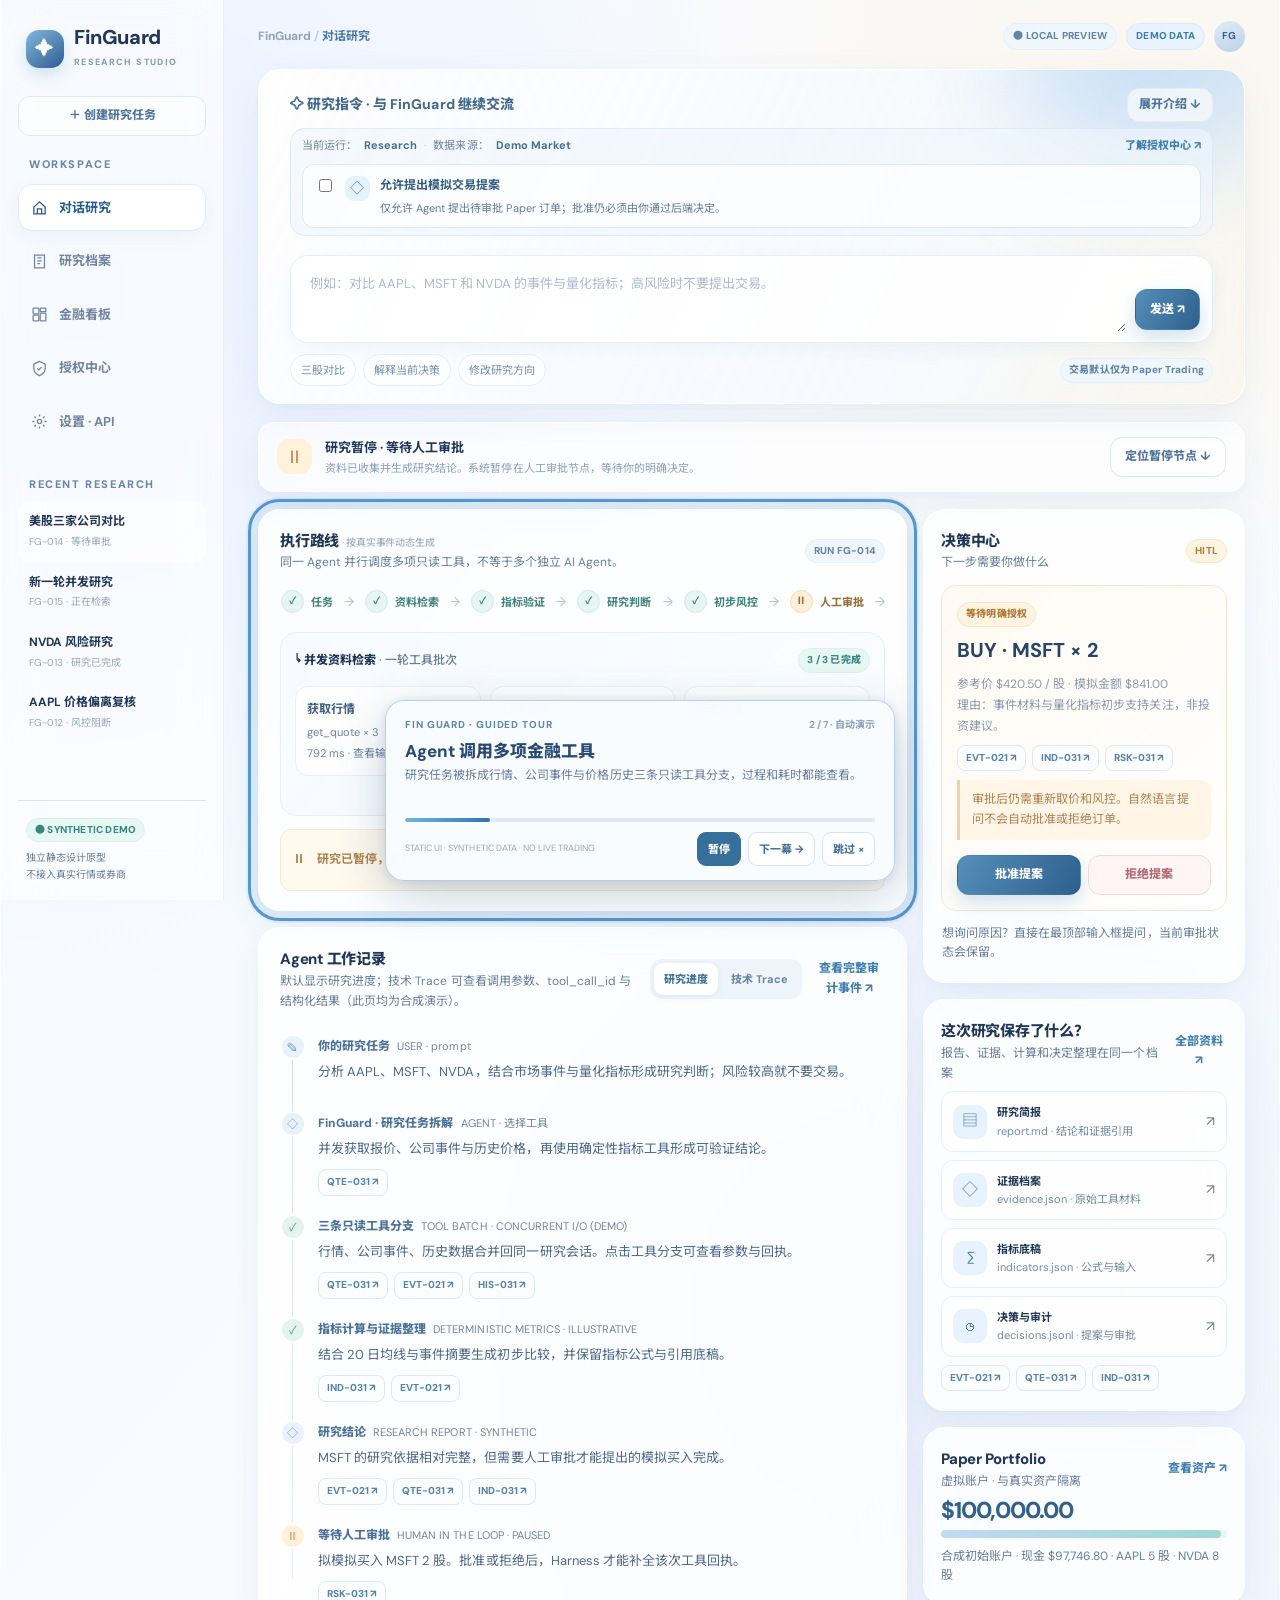
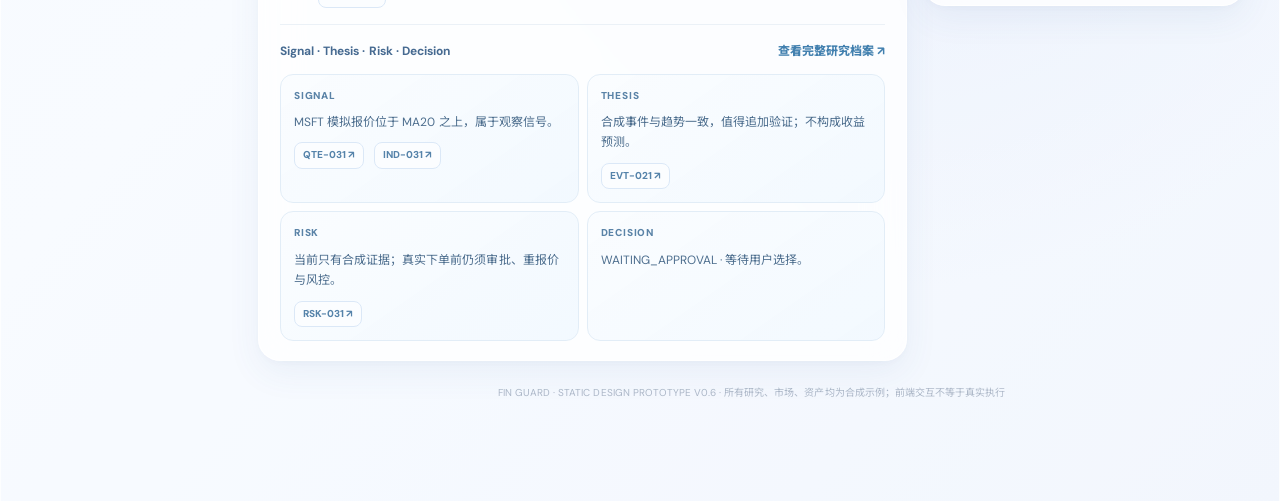
<file: docs/index.html>
<!DOCTYPE html>

<html lang="zh-CN">
<head>
<meta charset="utf-8"/><meta content="width=device-width,initial-scale=1" name="viewport"/>
<title>FinGuard Research Studio v0.6 · Research / Authorization</title>
<style>
@import url('https://fonts.googleapis.com/css2?family=DM+Sans:wght@400;500;600;700;800&family=Noto+Sans+SC:wght@400;500;600;700;800&display=swap');
:root{--ink:#203858;--muted:#8392aa;--mid:#596f8e;--blue:#407da9;--navy:#214c79;--mint:#368d81;--danger:#bf6876;--orange:#c18c4e;--line:rgba(139,162,195,.21);--paper:rgba(255,255,255,.77);--panel:rgba(255,255,255,.69);--shadow:0 12px 34px rgba(55,96,154,.07),0 3px 8px rgba(73,104,139,.027);--radius:22px}
*{box-sizing:border-box}html{scroll-behavior:smooth}body{margin:0;min-height:100vh;background:radial-gradient(circle at 6% 14%,#e2ecff 0,transparent 32%),radial-gradient(circle at 90% 4%,#fef5e5 0,transparent 27%),radial-gradient(circle at 70% 62%,#e2eafa 0,transparent 37%),linear-gradient(130deg,#f4f8ff,#f8fbff 52%,#eff4fc);color:var(--ink);font:14px/1.65 'DM Sans','Noto Sans SC',sans-serif;letter-spacing:.03px}button,input,textarea,select{font:inherit}button{cursor:pointer}button:disabled{opacity:.55;cursor:not-allowed}button:focus-visible,input:focus-visible,textarea:focus-visible,select:focus-visible{outline:3px solid #82b6e6;outline-offset:2px}
a{color:inherit;text-decoration:none}.hidden{display:none!important}.app{min-height:100vh;display:flex;max-width:1900px;margin:auto;border-inline:1px solid rgba(255,255,255,.8);background:rgba(247,250,255,.36);box-shadow:0 0 90px rgba(102,147,199,.075)}.side{width:223px;min-width:223px;background:rgba(255,255,255,.58);border-right:1px solid rgba(166,189,215,.21);padding:26px 17px 17px;display:flex;flex-direction:column;position:sticky;top:0;height:100vh;backdrop-filter:blur(22px);z-index:20}.brand{display:flex;align-items:center;gap:10px;padding:0 8px 24px}.brandicon{height:38px;width:38px;display:grid;place-items:center;border-radius:13px;color:#fff;background:linear-gradient(140deg,#83b7dd,#2e5d91);box-shadow:0 7px 16px #8fb6d45e;font-size:19px}.brandname{font-weight:800;letter-spacing:-.4px;font-size:20px;line-height:1.15}.brand small{font-size:9px;letter-spacing:1.35px;color:#859bb4;font-weight:800}.eyebrow{font-size:10px;color:#9aaac0;letter-spacing:1.6px;font-weight:800;text-transform:uppercase}.navsection{margin:19px 11px 8px}.navitem{display:flex;align-items:center;gap:11px;border:1px solid transparent;color:#7185a0;padding:12px;border-radius:14px;width:100%;background:transparent;text-align:left;margin:3px 0;font-weight:700;font-size:13px}.navitem svg{width:17px;height:17px;stroke:currentColor;flex-shrink:0}.navitem.active{background:rgba(255,255,255,.92);border-color:#dfebf8;color:#285b8d;box-shadow:0 5px 17px #6e9cc515}.navitem:hover{background:#fff9}.runitem{display:block;width:100%;text-align:left;border:0;background:transparent;border-radius:12px;padding:11px;color:var(--ink)}.runitem b{font-size:12px;display:block}.runitem span{display:block;font-size:10px;color:#98a7ba;margin-top:2px}.runitem.active,.runitem:hover{background:#fff9}.sidebottom{margin-top:auto;border-top:1px solid #d8e5f1;padding:16px 8px 0}.chip{display:inline-flex;align-items:center;gap:5px;padding:4px 9px;border-radius:999px;font-size:10px;font-weight:800;letter-spacing:.2px;background:#eff6fc;color:#6384a6;border:1px solid #e5f0fa}.chip.teal{background:#e7f7f1;color:#38867f;border-color:#dcf0e9}.chip.orange{background:#fff3e2;color:#af7b39;border-color:#fae6c9}.chip.red{background:#fff0f1;color:#ba6c73;border-color:#f4dddf}.chip.blue{background:#e8f3ff;color:#3c7daa;border-color:#daeaf8}.chip.tiny{font-size:9px;padding:3px 8px}.sidebottom .muted{font-size:10px;margin-top:8px}.main{min-width:0;flex:1;padding:0 34px 75px}.topbar{display:flex;align-items:center;justify-content:space-between;padding:21px 0 17px}.crumb{color:#91a4b9;font-size:12px;font-weight:700}.crumb strong{color:#4979a6}.topright{display:flex;align-items:center;gap:9px}.avatar{width:31px;height:31px;border-radius:50%;display:grid;place-items:center;background:linear-gradient(160deg,#deedf8,#bed1e9);color:#42618c;font-size:10px;font-weight:800}.content{max-width:1470px;margin:0 auto}.panel{background:var(--paper);border:1px solid rgba(255,255,255,.95);box-shadow:var(--shadow);border-radius:var(--radius);backdrop-filter:blur(20px)}.page{display:none}.page.active{display:block}.between{display:flex;align-items:center;justify-content:space-between;gap:12px}.muted{color:var(--muted)}.small{font-size:12px}.xsmall{font-size:11px}.h1{font-size:29px;font-weight:800;letter-spacing:-1px;line-height:1.38;margin:7px 0 6px}.subhead{font-size:13px;color:#8b9bb2}.heading{font-size:15px;font-weight:800;letter-spacing:-.23px}.headline{font-size:18px;font-weight:800;line-height:1.5}.btn{border:1px solid #dce8f4;background:#fff9;color:#50769d;display:inline-flex;align-items:center;justify-content:center;gap:7px;padding:9px 14px;border-radius:12px;font-weight:800;font-size:12px;min-height:37px;white-space:nowrap}.btn:hover{background:#f6fbff;transform:translateY(-1px)}.btn.primary{color:white;background:linear-gradient(120deg,#568fb9,#2d608d);border-color:transparent;box-shadow:0 8px 18px #4b8db53f}.btn.primary:hover{filter:brightness(1.05)}.btn.danger{background:#fff5f4;color:#b46b74;border-color:#f1d9d9}.btn.ghost{border:0;background:transparent}.btn.flat{background:#edf5fc}.btn:active{transform:translateY(0)}.iconbtn{border:0;background:transparent;color:#7e97b0;font-size:17px;padding:4px 7px}.link{border:0;padding:0;background:none;color:#4280af;font-weight:800;font-size:12px;cursor:pointer}.link:hover{text-decoration:underline}.tagline{font-size:10px;color:#6191bd;letter-spacing:1.45px;font-weight:800}.hero{position:relative;padding:29px 31px 26px;overflow:hidden;background:linear-gradient(115deg,rgba(255,255,255,.92),rgba(245,249,255,.76) 65%,rgba(248,245,235,.73))}.hero:after{content:"";position:absolute;width:290px;height:210px;right:-60px;top:-120px;background:#b9d7f6b9;filter:blur(55px);border-radius:50%;pointer-events:none}.hero>*{position:relative;z-index:1}.compose{display:flex;align-items:stretch;gap:9px;background:rgba(255,255,255,.87);padding:10px;border-radius:18px;border:1px solid #e5eef9;box-shadow:0 6px 17px rgba(75,111,150,.055);margin:19px 0 11px}.compose textarea{min-height:66px;max-height:180px;resize:vertical;border:0;outline:0;background:transparent;color:var(--ink);width:100%;padding:7px 9px;line-height:1.65;font-size:13px}.compose textarea::placeholder{color:#acbad0}.compose .btn{align-self:flex-end;min-height:41px;margin:0 2px 2px 0;border-radius:12px}.quick{display:flex;gap:7px;flex-wrap:wrap}.quick button{padding:6px 10px;border-radius:999px;border:1px solid #e6edf7;background:#ffffff80;color:#7590ab;font-size:11px;cursor:pointer}.quick button:hover{background:#fff;color:#3c6f9a}.statusbar{display:flex;align-items:center;gap:13px;background:rgba(255,255,255,.66);border:1px solid #ffffffbd;padding:13px 18px;border-radius:16px;margin:18px 0 17px;box-shadow:var(--shadow)}.statusicon{width:35px;height:35px;border-radius:12px;background:#fff1da;color:#b9833f;display:grid;place-items:center;font-size:17px;flex-shrink:0}.statusicon.ok{background:#e2f4ed;color:#438a72}.statusicon.run{background:#e5f0ff;color:#5288bc}.statusicon.no{background:#fff0ee;color:#bb7373}.statusbar .text{flex:1;min-width:0}.statusbar .text b{font-size:13px}.statusbar .text small{color:#8ea1b7;font-size:11px;display:block}.workgrid{display:grid;grid-template-columns:minmax(0,1fr) 322px;gap:16px;align-items:start}.stack{display:flex;flex-direction:column;gap:16px;min-width:0}.cardpad{padding:19px 21px}.stageflow{display:flex;align-items:center;gap:4px;overflow-x:auto;scrollbar-width:thin;padding:17px 1px 12px}.stage{display:flex;align-items:center;gap:7px;white-space:nowrap;min-width:max-content;flex-shrink:0;color:#a0afbf;font-size:11px;font-weight:750}.stage .num{border-radius:50%;height:23px;width:23px;display:grid;place-items:center;border:1px solid #d9e5ef;background:#f5f9fd;font-size:10px}.stage.done{color:#43857f}.stage.done .num{background:#e6f5f1;border-color:#cfebe1;color:#3f8d7b}.stage.now{color:#986e35}.stage.now .num{background:#fff0d9;border-color:#f0dcbd}.arr{padding:0 7px;color:#afc1d4;font-size:13px}.lane{border:1px solid #e7edf5;border-radius:17px;background:linear-gradient(125deg,#f6faffdd,#f8fbffba);padding:15px 14px 14px;margin-top:7px}.lanehead{display:flex;justify-content:space-between;align-items:center;gap:8px;font-size:12px;font-weight:800}.branchgrid{display:grid;grid-template-columns:repeat(3,minmax(0,1fr));gap:9px;margin-top:13px}.branch{background:#ffffffcb;border:1px solid #e8eff9;text-align:left;border-radius:13px;padding:12px 11px;min-height:90px;color:#405f82;transition:.17s}.branch:hover{box-shadow:0 9px 19px rgba(90,129,170,.1);transform:translateY(-2px)}.branch b{font-size:12px;display:block}.branch span{font-size:10px;color:#94a6bb;display:block;margin-top:4px;line-height:1.5}.branch .state{float:right;color:#4e9985;font-size:13px}.branch.wait .state{color:#ba934b}.lanefoot{text-align:center;color:#97aabd;font-size:10px;margin-top:9px}.pause-strip{margin-top:13px;border:1px solid #f5e8d1;background:#fff8ebcf;color:#ac834d;display:flex;align-items:center;justify-content:space-between;gap:10px;padding:10px 12px;border-radius:11px;font-size:11px;font-weight:700}.feed{position:relative;padding-top:5px}.feed:before{position:absolute;top:27px;bottom:29px;left:12px;width:1px;background:linear-gradient(#cfe1f0,#e7eff7);content:""}.event{display:flex;align-items:flex-start;gap:12px;margin:18px 0;position:relative}.event:last-child{margin-bottom:3px}.dot{height:26px;width:26px;flex-shrink:0;display:grid;place-items:center;color:#6194bd;background:#e9f2fc;border:2px solid #fff;border-radius:50%;font-size:11px;position:relative;z-index:1}.dot.done{background:#e4f3ed;color:#539b86}.dot.wait{background:#fff0d9;color:#bb8d55}.dot.no{background:#fdecec;color:#bd6e7a}.bubble{flex:1;min-width:0}.eventtitle{font-weight:800;color:#4b729a;font-size:12px}.eventmeta{font-size:10px;color:#9baac0;margin-left:7px}.eventp{font-size:12px;color:#667c98;margin:3px 0 9px}.evidences{display:flex;gap:6px;flex-wrap:wrap;margin-top:8px}.ref{border:1px solid #dbe8f7;background:#fbfdff;color:#5583aa;font-size:10px;font-weight:800;padding:4px 8px;border-radius:8px;cursor:pointer}.ref:hover{border-color:#a6c9e5;background:#eff7ff}.quietbox{background:#f0f6fd;border-left:3px solid #b8d0ed;border-radius:0 10px 10px 0;padding:10px 12px;font-size:11px;color:#7089a4;margin-top:9px}.quietbox.warm{background:#fff6e8;border-color:#edd4a6;color:#ad8351}.rightcard{padding:19px 17px}.approval{border:1px solid #f3e5d0;background:linear-gradient(135deg,#fff9f0d9,#ffffffea);border-radius:15px;padding:15px;margin-top:12px}.approval h3{font-size:20px;margin:7px 0;color:#274568}.approval .desc{font-size:11px;color:#8a9ab0;line-height:1.75}.approval .actions{display:flex;gap:7px;margin-top:15px}.approval .actions .btn{flex:1}.sidefile{display:flex;align-items:center;gap:10px;padding:11px;border:1px solid #e8eef6;border-radius:12px;background:#fff9;margin-top:8px;text-align:left;width:100%;color:var(--ink)}.sidefile:hover{border-color:#b2d1e9;background:#fff}.fileicon{width:34px;height:34px;border-radius:10px;background:#e8f2fd;display:grid;place-items:center;color:#5186ac;font-size:16px;flex-shrink:0}.sidefile b{display:block;font-size:11px}.sidefile small{display:block;color:#a2b1c1;font-size:10px}.portfolio-num{font-size:23px;font-weight:800;letter-spacing:-1px;color:#2f618a}.bar{height:8px;background:#ecf4fb;border-radius:30px;overflow:hidden}.bar>span{display:block;height:100%;background:linear-gradient(90deg,#c1d9f3,#9fd7d1);border-radius:30px}.prompt-panel{display:none;margin:14px 0 4px;padding:13px;border:1px solid #f0dcbd;background:#fff7e8;border-radius:13px;color:#8f6d40;font-size:11px}.prompt-panel.show{display:block}.mini-actions{display:flex;gap:8px;margin-top:10px;flex-wrap:wrap}.dossier-layout{display:grid;grid-template-columns:235px minmax(0,1fr) 280px;gap:16px;align-items:start;margin-top:18px}.doc-list{padding:14px}.docrow{border:1px solid transparent;border-radius:13px;background:transparent;width:100%;text-align:left;padding:12px;color:#4c6d92;margin-top:8px}.docrow.active{border-color:#e2edf9;background:#fff}.docrow:hover{background:#fff}.docrow b{font-size:12px;display:block}.docrow small{font-size:10px;color:#9aaabd}.report{padding:29px}.report h2{font-size:23px;letter-spacing:-.6px;margin:8px 0 10px}.report h3{font-size:14px;margin:21px 0 8px}.report p{font-size:12px;line-height:1.9;color:#647b97}.takeaway{background:linear-gradient(115deg,#eff6fe,#f8fbff);padding:17px;border:1px solid #e8f1fb;border-radius:14px}.claim{margin-top:13px;border-bottom:1px solid #edf1f6;padding-bottom:11px}.claim p{margin:0 0 8px}.source-card{display:block;width:100%;border:1px solid #e5eef7;background:#ffffffc2;border-radius:13px;padding:12px;margin-top:9px;text-align:left;color:#537399}.source-card:hover{background:#fff;border-color:#b3d4ed}.source-card b{font-size:11px;display:block}.source-card small{font-size:10px;color:#96a6bb}.docshelf{padding:17px}.artifact{display:flex;align-items:center;justify-content:space-between;padding:11px 0;border-bottom:1px solid #ecf1f8;gap:8px}.artifact:last-child{border:0}.artifact b{font-size:11px}.artifact small{font-size:10px;color:#9caec3;display:block}.dashboard-top{display:grid;grid-template-columns:repeat(4,minmax(0,1fr));gap:13px;margin-top:20px}.stat{padding:18px 20px}.stat small{font-size:11px;color:#8ea0b7}.stat b{font-size:25px;letter-spacing:-.7px;display:block;margin-top:4px}.stat em{font-style:normal;font-size:10px;color:#86a2b3}.dashgrid{display:grid;grid-template-columns:minmax(0,1.7fr) minmax(270px,.85fr);gap:16px;align-items:start;margin-top:16px}.tickerbar{display:flex;gap:8px;flex-wrap:wrap}.ticker{border:1px solid #dfebf6;color:#6987a3;padding:7px 13px;background:#ffffffad;border-radius:11px;font-weight:800;font-size:11px}.ticker.active{background:#e9f3fe;color:#376e9c;border-color:#cfe3f7}.chart{width:100%;height:223px;margin:12px 0 0}.chart svg{width:100%;height:100%}.stocks{width:100%;border-collapse:collapse;margin-top:12px;font-size:12px}.stocks th{text-align:left;font-size:10px;color:#a4b1c2;font-weight:700;border-bottom:1px solid #e7eef5;padding:9px}.stocks td{padding:11px 9px;border-bottom:1px solid #edf2f7;color:#59718d}.stocks tr:last-child td{border:0}.positive{color:#398b7b!important}.negative{color:#b97577!important}.sources-spot{padding:15px;background:#f5f9fe;border-radius:13px;font-size:12px;color:#6d86a1}.notice{margin-top:16px;color:#a1aec2;font-size:10px}.footer{padding:24px 0;text-align:center;color:#adb8c8;font-size:10px}.drawer-back{position:fixed;inset:0;background:rgba(45,66,99,.28);backdrop-filter:blur(5px);z-index:50;display:none}.drawer-back.open{display:block}.drawer{position:absolute;right:0;top:0;bottom:0;width:min(490px,100vw);overflow:auto;background:linear-gradient(155deg,#f9fcff,#edf5fe);box-shadow:-25px 0 55px #34578422;padding:25px 28px}.detail-block{background:#ffffffa8;border:1px solid #e4edf7;border-radius:13px;padding:13px;margin-top:12px}.detail-block h4{margin:0 0 7px;font-size:12px}.detail-block pre{font-size:11px;line-height:1.7;color:#5f7996;white-space:pre-wrap;word-break:break-all;max-height:260px;overflow:auto;margin:0}.detail-meta{display:grid;grid-template-columns:100px minmax(0,1fr);gap:10px;font-size:12px;padding:11px 0;border-bottom:1px solid #e3eef8}.detail-meta span{color:#91a4b9}.detail-meta b{font-weight:700;overflow-wrap:anywhere}.toast{position:fixed;bottom:23px;left:50%;transform:translateX(-50%) translateY(30px);background:#335c83;color:#fff;border-radius:13px;padding:11px 19px;z-index:80;font-size:12px;box-shadow:0 16px 30px #254d7660;opacity:0;transition:opacity .2s,transform .2s;pointer-events:none}.toast.show{opacity:1;transform:translateX(-50%) translateY(0)}.mobilebar{display:none}
@media(max-width:1210px){.main{padding:0 20px 50px}.workgrid{grid-template-columns:minmax(0,1fr) 286px}.dossier-layout{grid-template-columns:200px minmax(0,1fr)}.dossier-layout>.stack:last-child{grid-column:1/-1;display:grid;grid-template-columns:repeat(2,minmax(0,1fr))}.dashgrid{grid-template-columns:1fr}}
@media(max-width:980px){.side{width:73px;min-width:73px;padding-inline:9px}.brand{padding-inline:8px}.brandname,.brand small,.side .navsection,.navitem span,.sidebottom,.side .runitem,.side #newTaskBtn span{display:none}.navitem{justify-content:center;padding:13px 9px}.navitem svg{width:19px;height:19px}.workgrid{grid-template-columns:1fr}.rightcol{display:grid;grid-template-columns:repeat(2,minmax(0,1fr));gap:14px}.rightcol>.panel:last-child{grid-column:1/-1}}
@media(max-width:670px){body{font-size:13px}.app{display:block}.side{display:none}.main{padding:0 12px 90px}.topbar{padding:13px 5px 13px}.h1{font-size:23px}.hero{padding:21px 17px}.hero .subhead{font-size:11px}.compose textarea{min-height:70px}.statusbar{align-items:flex-start;padding:12px}.statusbar .text b{font-size:12px}.statusbar .text small{font-size:10px}.workgrid,.rightcol,.dossier-layout,.dashgrid{display:block}.stack,.rightcol{display:flex;flex-direction:column;gap:13px}.workgrid>.rightcol{margin-top:13px}.dossier-layout>.panel,.dossier-layout>.stack{margin-top:13px}.dossier-layout>.stack:last-child{display:flex}.cardpad{padding:17px 15px}.branchgrid{grid-template-columns:1fr;gap:6px}.branch{min-height:54px;padding:8px 10px}.branch span{display:inline;margin-left:4px}.panel{border-radius:19px}.pause-strip{align-items:flex-start}.dashboard-top{grid-template-columns:repeat(2,minmax(0,1fr));gap:9px}.stat{padding:14px}.stat b{font-size:19px}.stocks{font-size:11px}.report{padding:20px 17px}.mobilebar{position:fixed;left:0;right:0;bottom:0;padding:9px 10px calc(9px + env(safe-area-inset-bottom));background:#fffffff0;display:flex;justify-content:space-around;z-index:30;border-top:1px solid #e2edf8;backdrop-filter:blur(18px)}.mobilebar button{border:0;background:transparent;display:flex;align-items:center;flex-direction:column;gap:1px;color:#899eb5;font-size:10px;font-weight:700}.mobilebar button.active{color:#3a78aa}.mobilebar span{font-size:20px}.footer{padding-bottom:23px}.stageflow{gap:0}.topright .chip:nth-child(1){display:none}.pause-strip .btn{padding:7px}}

/* FinGuard v0.5: configuration UX follows the original glass design. Static preview only. */
.settings-head{padding:30px 31px;margin-bottom:17px;background:linear-gradient(125deg,rgba(255,255,255,.93),rgba(239,247,255,.82) 65%,rgba(255,247,229,.64));position:relative;overflow:hidden}
.settings-head:after{content:'';position:absolute;width:270px;height:270px;border-radius:50%;filter:blur(45px);background:rgba(169,207,247,.28);right:-70px;top:-150px;pointer-events:none}
.settings-head>*{position:relative;z-index:1}
.settings-status{display:flex;flex-wrap:wrap;gap:9px;margin-top:18px}
.settings-status span{background:rgba(255,255,255,.73);border:1px solid #e4edf8;border-radius:12px;padding:8px 12px;font-size:11px;color:#7187a5;box-shadow:0 4px 12px #7fa5c50b}
.settings-status strong{color:#3b638f}
.settings-layout{display:grid;grid-template-columns:minmax(0,1.65fr) minmax(260px,1fr);gap:16px;align-items:start}
.settings-col{display:flex;flex-direction:column;gap:16px;min-width:0}
.settings-card{padding:24px;backdrop-filter:blur(22px)}
.settings-cardhead{display:flex;align-items:center;justify-content:space-between;gap:12px;margin-bottom:18px}
.settings-cardhead small{display:block;font-size:11px;color:#91a1b5;font-weight:500;margin-top:2px}
.settings-sectionlabel{font-size:10px;font-weight:800;letter-spacing:1.2px;color:#8a9db6;margin:16px 0 10px}
.setting-field{display:flex;flex-direction:column;gap:6px;margin-bottom:14px;min-width:0}
.setting-field label{font-size:12px;color:#647e9d;font-weight:750}
.setting-field input,.setting-field select{width:100%;background:rgba(255,255,255,.79);border:1px solid #dce8f5;color:#315577;border-radius:13px;padding:12px 13px;outline:none;min-height:45px;box-shadow:inset 0 1px 2px rgba(114,154,190,.025)}
.setting-field input:focus,.setting-field select:focus{border-color:#8cb6e0;box-shadow:0 0 0 3px rgba(105,162,214,.15)}
.setting-field .help{font-size:11px;color:#96a9bd;line-height:1.5}
.setting-grid{display:grid;grid-template-columns:repeat(2,minmax(0,1fr));gap:0 13px}
.setting-inputrow{display:flex;gap:8px;align-items:center}
.setting-inputrow input{min-width:0;flex:1}
.setting-inputrow button{white-space:nowrap;align-self:stretch}
.setting-btnrow{display:flex;align-items:center;flex-wrap:wrap;gap:10px;padding-top:4px}
.setting-choice{display:flex;gap:11px;align-items:flex-start;border:1px solid #e1eaf5;background:rgba(255,255,255,.67);padding:14px;border-radius:15px;cursor:pointer;transition:.2s}
.setting-choice+.setting-choice{margin-top:9px}
.setting-choice:hover{border-color:#b9d4f0;background:#fff}
.setting-choice input{accent-color:#538dbd;margin-top:4px}
.setting-choice b{display:block;color:#375c80;font-size:13px}
.setting-choice small{display:block;font-size:11px;color:#8ca0b5;line-height:1.6;margin-top:3px}
.setting-choice.active{border-color:#9bc5e8;background:#edf7ffbb}
.setting-note{border-radius:14px;background:rgba(239,246,255,.88);border:1px solid #dfeaf7;padding:12px 13px;font-size:12px;color:#617d9c;line-height:1.75}
.setting-note.warn{background:rgba(255,248,235,.82);border-color:#f3e6d1;color:#9b7b48}
.setting-note.good{background:rgba(235,250,247,.88);border-color:#d7eee9;color:#368b80}
.setting-checklist{display:flex;flex-direction:column;gap:11px;font-size:12px;color:#617d99}
.setting-checklist div{display:flex;gap:8px;align-items:flex-start}
.setting-icon{color:#6f9cbc;font-weight:800}
.setting-summary{background:rgba(250,253,255,.72);border:1px solid #e5edf6;border-radius:14px;padding:14px;font-size:12px;color:#6e86a0;line-height:1.85}
.setting-summary .keyvalue{display:flex;justify-content:space-between;gap:12px;border-bottom:1px solid #e9f0f7;padding:7px 0}
.setting-summary .keyvalue:last-child{border:0}
.setting-summary b{color:#355e84;font-weight:800}
.setting-code{margin:0;white-space:pre-wrap;overflow-wrap:anywhere;background:#edf4fb;color:#58779a;border-radius:13px;padding:13px;font:11px/1.8 ui-monospace,SFMono-Regular,Consolas,monospace}
.setting-onboard{display:flex;gap:10px;align-items:flex-start;padding:12px 0;border-bottom:1px solid #edf2f7}
.setting-onboard:last-child{border:0}
.setting-num{display:grid;place-items:center;width:27px;height:27px;flex-shrink:0;border-radius:10px;background:#e4f0fb;color:#5784b3;font-size:11px;font-weight:850}
.setting-onboard b{display:block;font-size:12px;color:#476786}
.setting-onboard small{display:block;font-size:11px;color:#92a5b7;line-height:1.7;margin-top:2px}
#settingsPreviewKeyStatus{word-break:break-word}
@media(max-width:1050px){.settings-layout{grid-template-columns:1fr}}
@media(max-width:670px){.settings-head{padding:23px 18px}.settings-card{padding:18px}.setting-grid{grid-template-columns:1fr}.setting-btnrow{align-items:stretch}.setting-btnrow .btn{flex:1}.settings-status{gap:6px}.settings-status span{font-size:10px}.settings-layout{gap:12px}}



/* FinGuard v0.6 delta: v0.5 visual system retained; readable, calm controls */
.xsmall{font-size:12px;color:#627d99}.muted{color:#657f99}.eyebrow{color:#6687a7;font-size:11px}.tagline{font-size:11px}.subhead{color:#637f9f;font-size:14px}.chip.tiny{font-size:10px}.eventmeta{font-size:11px;color:#6e859c}.eventp{font-size:13px;color:#4b698b;line-height:1.8}.approval .desc,.quietbox,.pause-strip{font-size:12px}.branch span{font-size:11px;color:#6d849f}.source-card small,.artifact small,.docrow small,.sidefile small{font-size:11px;color:#718ba4}.settings-cardhead small,.setting-choice small,.setting-onboard small{color:#70869f;font-size:12px}.notice{color:#68839f;font-size:12px}.setting-note{line-height:1.7}.btn:disabled, input:disabled,select:disabled{cursor:not-allowed}.btn:disabled{transform:none!important;filter:none!important;opacity:.56}.setting-choice.unavailable{background:#f3f7fb9c;border-color:#e5ebf2;opacity:.66;cursor:not-allowed}.setting-choice.unavailable input{pointer-events:none}.setting-choice.unavailable b{color:#6b849d}
.hero-toolbar{display:flex;justify-content:flex-end;align-items:center;gap:12px;margin-bottom:4px}.hero-toggle{background:#f4f8fbdc;border-color:#e3ebf5;min-height:31px;padding:6px 11px}.hero-compact-title{margin-right:auto;font-weight:800;color:#416989;font-size:14px}.hero.collapsed{padding-top:18px;padding-bottom:17px}.hero.collapsed .hero-intro{display:none}.hero.collapsed .hero-compact-title{display:block}.hero-intro .subhead{margin-bottom:0}
.run-mode-wrap{margin-top:15px;background:rgba(239,246,253,.6);border:1px solid rgba(217,233,248,.85);border-radius:15px;padding:13px 14px}.run-mode-head{display:flex;justify-content:space-between;gap:10px;align-items:start}.run-mode-head b{display:block;font-size:13px;color:#496d90}.run-mode-head small{display:block;font-size:11px;margin-top:4px;color:#6c86a1}.mode-options{display:grid;grid-template-columns:1fr 1fr;gap:10px;margin-top:11px}.mode-option{display:flex;gap:10px;align-items:flex-start;border:1px solid #dce8f5;border-radius:12px;background:rgba(255,255,255,.73);padding:11px 12px}.mode-option.selected{border-color:#bddaf0;background:rgba(244,251,255,.95);box-shadow:0 3px 10px #8ab4da1a}.mode-option input{accent-color:#568fb9;margin-top:3px;flex-shrink:0}.mode-icon{display:grid;place-items:center;min-width:25px;height:25px;border-radius:9px;background:#e4f2fc;color:#467da9}.mode-option b{display:block;font-size:12px;color:#355e85}.mode-option small{display:block;font-size:11px;color:#617e9d;line-height:1.5;margin-top:4px}.mode-option em{font-size:10px;font-style:normal;background:#f0f4f8;border:1px solid #e0e8f2;padding:2px 6px;border-radius:10px;color:#7a92a9}.mode-option.unavailable{opacity:.65;cursor:not-allowed}.mode-option.unavailable *{cursor:not-allowed}.mode-info{margin-top:10px;font-size:11px;color:#6e879e;display:flex;align-items:center;gap:7px;flex-wrap:wrap}.mode-info strong{color:#456e95}.mode-info .link{font-size:11px;margin-left:auto}.mode-separator{opacity:.55}.trace-switch{display:inline-flex;gap:3px;align-items:center;border-radius:12px;background:#edf5fb;padding:4px;flex-shrink:0}.trace-pill{border:0;background:none;border-radius:9px;color:#6b88a4;padding:7px 10px;font-size:11px;font-weight:800}.trace-pill.active{background:#fff;color:#3d729b;box-shadow:0 2px 7px #567caa19}.decision-inline{border-top:1px solid #ebf1f7;margin-top:16px;padding-top:17px;color:#466a91;font-size:12px}.decision-quads{display:grid;grid-template-columns:repeat(2,minmax(0,1fr));gap:11px}.decision-quads.compact{gap:8px;margin-top:12px}.decision-quad{border:1px solid #e2edf7;border-radius:13px;background:linear-gradient(145deg,#f9fcffcf,#f0f8ffd4);padding:13px}.decision-quad .decision-label{font-size:10px;letter-spacing:.8px;color:#5a83a7;font-weight:850}.decision-quad p{font-size:12px;line-height:1.7;margin:8px 0;color:#4d6e8e}.decision-quad .ref{margin-right:4px;margin-top:2px}.report-decision-panel{border-radius:16px;background:#ffffff78;border:1px solid #dce9f5;padding:16px;margin:17px 0}.trace-list{display:flex;flex-direction:column;gap:10px;margin-top:12px}.trace-entry{border:1px solid #e2ebf6;background:#f9fcffb5;border-radius:13px;padding:12px 14px}.trace-entry summary{cursor:pointer;font-size:12px;font-weight:750;color:#467397;line-height:1.6}.trace-entry pre{white-space:pre-wrap;word-break:break-word;background:#eff6fd;border-radius:10px;padding:13px;font-size:11px;line-height:1.65;overflow:auto;color:#55728e}.trace-entry .trace-meta{color:#849bb1;font-size:11px;margin-top:5px}.preview-note{padding:14px;border-radius:12px;background:#fff9ebd9;border:1px solid #f2e8d4;color:#8b744b;font-size:12px;line-height:1.7}.empty-state{border:1px dashed #d5e5f4;padding:17px;border-radius:13px;background:#f9fcff;line-height:1.8;color:#547796;font-size:12px}.holdings-area{margin-top:18px;border-top:1px solid #e8f0f7;padding-top:15px}.holdings-area b{font-size:12px;color:#426786}.holding-line{display:grid;grid-template-columns:1fr auto auto;gap:12px;padding:11px 0;border-bottom:1px solid #e7eef7;font-size:12px;color:#607e99}.holding-line:last-child{border:0}.holding-line strong{color:#375f84}.validation-levels{display:grid;grid-template-columns:repeat(3,1fr);gap:8px;margin-top:12px}.validation-levels>div{background:#f1f7fe;border-radius:11px;padding:11px}.validation-levels span{display:block;color:#6e849b;font-size:11px}.validation-levels b{display:block;color:#4b7899;font-size:11px;margin-top:7px}.validation-levels b.pending-check{color:#9a865f}.auth-layout{display:grid;grid-template-columns:minmax(0,1.5fr) minmax(270px,.8fr);gap:17px;margin-top:19px}.auth-form-grid{display:grid;grid-template-columns:repeat(2,minmax(0,1fr));gap:12px;margin:16px 0}.auth-form-grid input,.auth-form-grid select{color:#7189a5;background:#f6f9fce3}.auth-head{background:linear-gradient(115deg,rgba(255,255,255,.94),rgba(238,246,255,.87),rgba(247,242,230,.8))}.kill-row{display:flex;justify-content:space-between;gap:12px;align-items:center}.kill-row b{color:#46688b}.kill-row p{font-size:12px;color:#718ca5}.auth-stages{margin-top:16px}.auth-stages>div{display:grid;grid-template-columns:35px 1fr;gap:2px 9px;margin:0 0 18px}.auth-stages>div>span{grid-row:span 2;color:#7da0c1;font-size:13px;font-weight:850}.auth-stages b{font-size:12px;color:#4c7295}.auth-stages small{font-size:11px;color:#738ba2}.authorization-note{margin-top:12px;font-size:12px;color:#7189a4}
@media(max-width:1170px){.trace-switch{order:2}.auth-layout{grid-template-columns:1fr}.workgrid .rightcol{position:static}}
@media(max-width:670px){.workgrid{display:flex;flex-direction:column;gap:13px}.workgrid>.stack:first-child{order:1;width:100%}.workgrid>.rightcol{display:contents}.workgrid>.rightcol #decisionPanel{order:0;width:100%}.workgrid>.rightcol .panel:not(#decisionPanel){order:2;width:100%}.hero-toolbar{margin-bottom:9px}.mode-options{grid-template-columns:1fr}.mode-info .link{margin-left:0}.hero .subhead{font-size:12px}.mode-option small,.run-mode-head small{font-size:12px}.mode-info{font-size:12px}.trace-switch{width:max-content}.decision-quads{grid-template-columns:1fr}.decision-quads.compact{grid-template-columns:1fr}.auth-form-grid{grid-template-columns:1fr}.kill-row{align-items:stretch;flex-direction:column}.validation-levels{grid-template-columns:1fr}.mobilebar{overflow-x:auto;justify-content:space-between;gap:9px}.mobilebar button{flex:0 0 auto;min-width:54px;font-size:10px}.approval .desc{font-size:13px}.rightcol #decisionPanel{border-color:#d9e9f7}.statusbar .text small{font-size:12px}.statusbar .text b{font-size:13px}.trace-pill{font-size:11px}}

.hero.collapsed .run-mode-head,.hero.collapsed .mode-options{display:none}
.hero.collapsed .run-mode-wrap{margin-top:6px;padding:7px 11px}
.hero.collapsed .mode-info{margin-top:0}
@media(max-width:670px){.hero.collapsed{padding-top:14px;padding-bottom:14px}.hero.collapsed .compose{margin:10px 0 8px}.hero.collapsed .compose textarea{min-height:50px}.hero.collapsed .quick{display:none}.hero.collapsed .run-mode-wrap{padding:7px 9px}}
</style>
<link rel="stylesheet" href="assets/auto-tour.css"/>
</head>
<body>
<div class="app">
<aside class="side">
<div class="brand"><div class="brandicon">✦</div><div><div class="brandname">FinGuard</div><small>RESEARCH STUDIO</small></div></div>
<button class="btn" id="newTaskBtn" style="width:100%"><span>＋ 创建研究任务</span><span class="hidden">＋</span></button>
<div class="eyebrow navsection">WORKSPACE</div>
<button class="navitem active" data-page="workspace"><svg fill="none" stroke-width="1.8" viewbox="0 0 24 24"><path d="M4 11.5 12 4l8 7.5V21H4z"></path><path d="M9 21v-7h6v7"></path></svg><span>对话研究</span></button>
<button class="navitem" data-page="library"><svg fill="none" stroke-width="1.8" viewbox="0 0 24 24"><path d="M5 3h14v18H5zM9 7h6M9 11h6M9 15h4"></path></svg><span>研究档案</span></button>
<button class="navitem" data-page="dashboard"><svg fill="none" stroke-width="1.8" viewbox="0 0 24 24"><rect height="8" rx="1" width="8" x="3" y="3"></rect><rect height="5" rx="1" width="8" x="13" y="3"></rect><rect height="11" rx="1" width="8" x="13" y="10"></rect><rect height="8" rx="1" width="8" x="3" y="13"></rect></svg><span>金融看板</span></button>
<button aria-label="授权中心" class="navitem" data-page="authorization"><svg fill="none" stroke-width="1.8" viewbox="0 0 24 24"><path d="M12 2 4 6v6c0 5 3 8 8 10 5-2 8-5 8-10V6z"></path><path d="m9 12 2 2 4-4"></path></svg><span>授权中心</span></button><button class="navitem" data-page="settings"><svg fill="none" stroke-width="1.8" viewbox="0 0 24 24"><circle cx="12" cy="12" r="3"></circle><path d="M12 2v3m0 14v3M2 12h3m14 0h3M4.9 4.9l2.1 2.1m10 10 2.1 2.1M4.9 19.1 7 17m10-10 2.1-2.1"></path></svg><span>设置 · API</span></button>
<div class="eyebrow navsection" style="margin-top:27px">RECENT RESEARCH</div>
<button class="runitem active" data-run="pending"><b>美股三家公司对比</b><span>FG-014 · 等待审批</span></button>
<button class="runitem" data-run="running"><b>新一轮并发研究</b><span>FG-015 · 正在检索</span></button>
<button class="runitem" data-run="complete"><b>NVDA 风险研究</b><span>FG-013 · 研究已完成</span></button>
<button class="runitem" data-run="blocked"><b>AAPL 价格偏离复核</b><span>FG-012 · 风控阻断</span></button><div id="recentRunsV06"></div>
<div class="sidebottom"><span class="chip teal tiny">● SYNTHETIC DEMO</span><div class="muted">独立静态设计原型<br/>不接入真实行情或券商</div></div>
</aside>
<main class="main"><div class="content">
<div class="topbar"><div class="crumb">FinGuard <span style="color:#c2cfdd">/</span> <strong id="breadcrumb">对话研究</strong></div><div class="topright"><span class="chip">● LOCAL PREVIEW</span><span class="chip blue">DEMO DATA</span><div class="avatar">FG</div></div></div>
<section class="page active" id="workspace">
<div class="hero panel"><div class="hero-toolbar"><span class="hero-compact-title" hidden="" id="heroCompactTitle">✧ 研究指令 · 与 FinGuard 继续交流</span><button aria-controls="heroIntro" aria-expanded="true" class="btn hero-toggle" id="heroToggle" type="button">收起介绍 ↑</button></div><div class="hero-intro" id="heroIntro"><div class="tagline">YOUR RESEARCH COPILOT · 研究即对话</div><h1 class="h1">从一个问题开始，<span style="color:#568cb9">让研究有迹可循。</span></h1><div class="subhead">查证据、看并发进度、审阅决策。每份研究都自动沉淀为可复核的档案。</div></div>
<div class="run-mode-wrap" id="runModeWrap">
<div class="run-mode-head"><div><b>任务运行模式</b><small>运行模式 = 行动权限；数据来源 = Demo / Live。当前 HTML 仅可操作预览，不执行模型。</small></div><span class="chip teal tiny">Research 默认可用</span></div>
<div aria-label="运行模式选择" class="mode-options" role="group">
<label class="mode-option selected" id="researchModeLabel"><input checked="" name="taskRunMode" type="radio" value="research"/><span class="mode-icon">✧</span><span><b>Research</b><small>事件 + 量化研究 · 可提出需人工审批的 Paper 提案</small></span></label>
<label aria-disabled="true" class="mode-option unavailable" id="autoPaperModeLabel"><input disabled="" name="taskRunMode" type="radio" value="auto_paper"/><span class="mode-icon">◇</span><span><b>Auto Paper <em>未开放</em></b><small>未来：受限授权自动模拟买卖；目前不可选择或执行</small></span></label>
</div>
<div class="mode-info">当前运行：<strong id="activeRunMode">Research</strong><span class="mode-separator">·</span>数据来源：<strong>Demo Market</strong><button class="link" data-page="authorization" type="button">了解授权中心 ↗</button></div>
<label class="mode-option" id="proposalPermissionOption" style="margin-top:10px"><input id="allowPaperOrderProposals" type="checkbox"/><span class="mode-icon">◇</span><span><b>允许提出模拟交易提案</b><small>仅允许 Agent 提出待审批 Paper 订单；批准仍必须由你通过后端决定。</small></span></label>
</div><div class="compose"><textarea aria-label="研究指令" id="promptInput" placeholder="例如：对比 AAPL、MSFT 和 NVDA 的事件与量化指标；高风险时不要提出交易。"></textarea><button class="btn primary" id="sendBtn">发送 ↗</button></div>
<div class="between" style="flex-wrap:wrap;gap:8px"><div class="quick"><button data-quick="比较三只股票的事件与指标，并给出可核验的研究结论。">三股对比</button><button data-quick="解释当前 MSFT 订单的依据与风险，不要批准或拒绝。">解释当前决策</button><button data-quick="不买 MSFT 了，转而研究 AAPL；暂时不要交易。">修改研究方向</button></div><span class="chip tiny">交易默认仅为 Paper Trading</span></div>
<div class="prompt-panel" id="promptResolution"><b>你正在修改待审批任务</b><div id="promptResolutionText">现有订单仍待审批，新的研究要求不能悄悄替代当前审批。</div><div class="mini-actions"><button class="btn primary" id="rejectAndContinue">拒绝旧提案并继续研究</button><button class="btn" id="keepAndNote">只记录新要求，保留提案</button></div></div>
</div>
<div class="statusbar" id="statusbar"><div class="statusicon" id="statusIcon">Ⅱ</div><div class="text"><b id="statusTitle">FinGuard 正等待你审阅模拟订单</b><small id="statusDescription">资料已经收集并生成初步研究结论。任务停在人工审批，不是错误。</small></div><button class="btn" id="goPause">定位暂停节点 ↓</button></div>
<div class="workgrid">
<div class="stack">
<div class="panel cardpad" id="workflowPanel"><div class="between"><div><div class="heading">执行路线 <span style="font-size:10px;color:#a1b1c2;font-weight:500">· 按真实事件动态生成</span></div><div class="muted xsmall">同一 Agent 并行调度多项只读工具，不等于多个独立 AI Agent。</div></div><span class="chip tiny" id="runIdBadge">RUN FG-014</span></div><div class="stageflow" id="stageflow"></div><div class="lane"><div class="lanehead"><div>↳ 并发资料检索 <span class="muted xsmall" style="font-weight:500">· 一轮工具批次</span></div><span class="chip teal tiny" id="branchBadge">3 / 3 已完成</span></div><div class="branchgrid" id="branchGrid"></div><div class="lanefoot">↳ 汇总工具回执 → 返回 Agent → 形成研究判断</div></div><div class="pause-strip" id="flowAlert"><span>Ⅱ　目前停在「人工审批」，等待明确决定</span><button class="btn" id="flowJump" style="min-height:28px">查看提案 ↗</button></div></div>
<div class="panel cardpad"><div class="between"><div><div class="heading">Agent 工作记录</div><div class="muted xsmall">默认显示研究进度；技术 Trace 可查看调用参数、tool_call_id 与结构化结果（此页均为合成演示）。</div></div><div aria-label="工作记录显示方式" class="trace-switch" role="group"><button aria-pressed="true" class="trace-pill active" id="progressViewBtn" type="button">研究进度</button><button aria-pressed="false" class="trace-pill" id="technicalViewBtn" type="button">技术 Trace</button></div><button class="link" id="showTrace">查看完整审计事件 ↗</button></div><div class="feed" id="feed"></div><div class="decision-inline"><div class="between"><b>Signal · Thesis · Risk · Decision</b><button class="link" data-page="library" type="button">查看完整研究档案 ↗</button></div><div class="decision-quads compact" id="workspaceDecisionMatrix"></div></div></div>
</div>
<aside class="stack rightcol">
<div class="panel rightcard" id="decisionPanel"><div class="between"><div><div class="heading">决策中心</div><div class="muted xsmall">下一步需要你做什么</div></div><span class="chip orange tiny" id="decisionTag">HITL</span></div><div id="decisionBody"></div></div>
<div class="panel rightcard"><div class="between"><div><div class="heading">这次研究保存了什么？</div><div class="muted xsmall">报告、证据、计算和决定整理在同一个档案</div></div><button class="link" data-page="library">全部资料 ↗</button></div><div id="shelfPreview"></div><div class="evidences" id="miniEvidence"></div></div>
<div class="panel rightcard"><div class="between"><div><div class="heading">Paper Portfolio</div><div class="muted xsmall">虚拟账户 · 与真实资产隔离</div></div><button class="link" data-page="dashboard">查看资产 ↗</button></div><div class="portfolio-num" id="miniEquity">$100,000.00</div><div class="bar"><span id="miniBar" style="width:100%"></span></div><div class="muted xsmall" id="miniPositions" style="margin-top:9px">现金 $100,000 · MSFT 0 股</div></div>
</aside>
</div>
</section>
<section class="page" id="library">
<div class="between" style="flex-wrap:wrap"><div><div class="tagline">RESEARCH LIBRARY · 知识与证据都留得住</div><h1 class="h1">研究档案</h1><div class="subhead">报告是入口，原始数据、指标底稿和决策记录才是可验证的研究资产。</div></div><div style="display:flex;gap:8px"><button class="btn" id="exportMarkdown">↓ 导出报告 .md</button><button class="btn" id="exportBundle">↓ 导出档案 .json</button></div></div>
<div class="dossier-layout"><div class="panel doc-list"><div class="eyebrow" style="margin:3px 7px 11px">RESEARCH SESSIONS</div><button class="docrow active" data-doc="pending"><b>美国科技股对比研究</b><small>FG-014 · AAPL / MSFT / NVDA</small></button><button class="docrow" data-doc="complete"><b>NVDA 风险审查</b><small>FG-013 · 研究完成</small></button><button class="docrow" data-doc="blocked"><b>AAPL 价格偏离复核</b><small>FG-012 · 风控阻断</small></button><div class="notice" style="padding:10px">演示模式：这些研究记录为预置合成样例，不是联网生成的报告。</div><div id="dynamicDocRows"></div></div>
<article class="panel report"><div class="between"><div class="eyebrow" id="reportLabel">RESEARCH REPORT · FG-014</div><span class="chip blue tiny">SYNTHETIC DATA</span></div><h2 id="reportTitle">美股科技公司：事件与量化交叉研究</h2><div class="muted xsmall" id="reportMeta">观察池 AAPL / MSFT / NVDA · Demo Snapshot T0</div><div class="takeaway" style="margin-top:18px"><div class="eyebrow">EXECUTIVE SUMMARY</div><div class="headline" id="reportSummary" style="margin-top:7px">初步关注 MSFT，但仅在规则允许、人工审批后进行模拟交易。</div><div class="muted small" style="margin-top:7px">结论属于合成场景研究示例，不是投资建议，也不代表真实市场情况。</div></div><div class="report-decision-panel"><div class="between"><div><div class="eyebrow">DECISION INTELLIGENCE · 可核验分析</div><h3 style="margin:5px 0 12px">Signal / Thesis / Risk / Decision</h3></div><span class="chip tiny">SYNTHETIC</span></div><div class="decision-quads" id="reportDecisionMatrix"></div></div><div id="reportClaims"></div><h3>研究局限与反面证据</h3><p id="reportRisks">事件文字并不能证明未来收益；价格趋势可能已反映预期，历史波动率无法消除未来风险。当前只是演示数据。</p><div class="quietbox" id="reportDecision">本次建议：提交模拟买入申请 → 等待人工批准；未批准前虚拟账户保持不变。</div><div class="between" style="margin-top:21px;flex-wrap:wrap"><button class="btn primary" id="backToRun">返回对应任务 ↗</button><button class="btn" id="copyReport">复制报告摘要</button></div></article>
<div class="stack"><div class="panel docshelf"><div class="heading">资料目录</div><div class="muted xsmall">每次研究按 Run ID 整理，不把原始数据埋在聊天里</div><div id="artifactList"></div></div><div class="panel docshelf"><div class="heading">原始证据与出处</div><div class="muted xsmall">点击编号查看来源、时间和回执</div><div id="sourceList"></div></div></div>
</div>
</section>
<section class="page" id="dashboard">
<div class="between" style="flex-wrap:wrap"><div><div class="tagline">FINANCIAL DESK · MARKET &amp; PORTFOLIO</div><h1 class="h1">金融看板</h1><div class="subhead">看资产、看市场，再从数据进入研究任务；这是金融信息视图，不代替 Agent 判断。</div></div><span class="chip blue">SYNTHETIC MARKET · T0</span></div>
<div class="dashboard-top"><div class="panel stat"><small>静态预置模拟账户权益</small><b id="dashEquity">$100,000</b><em>USD · Paper account</em></div><div class="panel stat"><small>可用现金</small><b id="dashCash">$100,000</b><em>不连接真实券商</em></div><div class="panel stat"><small>持有标的</small><b id="dashPositions">0</b><em>模拟仓位</em></div><div class="panel stat"><small>研究观察池</small><b>3</b><em>AAPL · MSFT · NVDA</em></div></div>
<div class="dashgrid"><div class="stack"><div class="panel cardpad"><div class="between"><div><div class="heading">行情概览</div><div class="muted xsmall">以下曲线和价格均为固定合成数据</div></div><span class="chip tiny">Demo T0</span></div><div class="tickerbar" style="margin-top:17px"><button class="ticker active" data-ticker="MSFT">MSFT</button><button class="ticker" data-ticker="AAPL">AAPL</button><button class="ticker" data-ticker="NVDA">NVDA</button></div><div class="between" id="chartLabel" style="margin:14px 0 0"><span class="heading">MSFT · Synthetic price series</span><span class="heading">$420.50</span></div><div class="chart" id="chart"></div></div><div class="panel cardpad"><div class="between"><div class="heading">观察池 · 量化与资料入口</div><button class="link" data-page="workspace">向 Agent 提问 ↗</button></div><table class="stocks"><thead><tr><th>代码</th><th>报价 (Demo)</th><th>趋势示意</th><th>数据来源</th><th>操作</th></tr></thead><tbody id="stockTable"></tbody></table></div></div>
<div class="stack"><div class="panel rightcard"><div class="between"><div class="heading">资产构成</div><span class="chip tiny">PAPER ONLY</span></div><div class="portfolio-num" id="compositionNum" style="margin:11px 0 7px">$100,000.00</div><div class="bar" style="height:10px"><span id="cashPart" style="width:100%"></span></div><div class="muted small" id="compositionText" style="margin-top:11px">现金 100% · 暂无持仓</div><div class="holdings-area"><div class="between"><b>模拟持仓明细</b><span class="chip tiny">预置样例 · 不是真实成交</span></div><div class="holdings-table" id="holdingsTable"></div></div></div><div class="panel rightcard"><div class="heading">研究快照</div><div class="muted xsmall">仪表盘的信息，都能关联到对应证据</div><div class="sources-spot" style="margin-top:12px"><b style="color:#4f7194">MSFT · 研究观察</b><p style="margin:6px 0;color:#849ab1">指标与事件的组合只能提供研究线索，并非保证收益的信号。</p><button class="link" id="dashboardToReport">打开对应研究与出处 ↗</button></div></div><div class="panel rightcard"><div class="heading">模拟订单记录</div><div class="muted xsmall">审批与执行结果严格分开</div><div id="ledgerPreview" style="padding-top:12px"></div></div></div>
</div>
</section>
<section class="page" id="settings">
<div class="panel settings-head">
<div class="tagline">SETTINGS · CONNECT YOUR OWN MODEL</div>
<h1 class="h1">先接入模型，<span style="color:#568cb9">再让研究真正开始。</span></h1>
<div class="subhead">统一管理模型接口、市场数据与运行边界。这里只演示配置体验，不会向服务器发送或保存密钥。</div>
<div class="settings-status"><span><strong>LLM</strong> · 等待你配置</span><span><strong>Market</strong> · DEMO 可用</span><span><strong>Live</strong> · 尚未接入提供商</span><span><strong>Broker</strong> · Paper only</span></div>
</div>
<div class="settings-layout">
<div class="settings-col">
<div class="panel settings-card">
<div class="settings-cardhead"><div><div class="heading">AI 模型连接</div><small>由 Python Harness 发起调用；不是浏览器直接请求模型</small></div><span class="chip blue tiny">OpenAI-Compatible</span></div>
<div class="setting-note warn" style="margin-bottom:17px"><b>原型安全提示：</b>此 HTML 是静态展示版，请勿输入真实 API Key。以下表单只在页面内校验格式，不会发起 API 请求、不会持久化密钥。</div>
<div class="setting-field"><label for="fgProvider">模型服务商</label><select id="fgProvider"><option value="custom">自定义 OpenAI 兼容接口</option><option value="openai">OpenAI</option><option value="deepseek">DeepSeek</option><option value="qwen">通义千问（兼容模式）</option><option value="ollama">本地 Ollama（兼容模式）</option></select></div>
<div class="setting-field"><label for="fgBaseUrl">Base URL</label><input autocomplete="off" id="fgBaseUrl" placeholder="https://api.example.com/v1" spellcheck="false" type="url"/><div class="help">对应项目的 LLM_BASE_URL；使用后端配置，页面不直接连外部 API。</div></div>
<div class="setting-grid">
<div class="setting-field"><label for="fgModel">Model ID</label><input autocomplete="off" id="fgModel" placeholder="需要支持 tool_calls" spellcheck="false" type="text"/></div>
<div class="setting-field"><label for="fgKey">API Key · 仅后端配置（此处禁用）</label><div class="setting-inputrow"><input aria-label="密钥由后端保存，前端不可填写" autocomplete="off" disabled="disabled" id="fgKey" placeholder="静态预览不接受密钥 · 请由本地 Python 后端配置" spellcheck="false" type="password"/><button aria-label="显示或隐藏密钥" class="btn" disabled="disabled" id="fgKeyToggle" type="button">后端管理</button></div></div>
</div>
<div class="setting-btnrow"><button class="btn primary" id="fgValidate" type="button">校验填写格式</button><button class="btn" id="fgCopyEnv" type="button">复制无密钥配置</button></div>
<div aria-live="polite" class="setting-note" id="fgValidation" role="status" style="margin-top:13px">尚未校验。正式版应由后端通过真实模型的 tool_calls 探针检测连接，而不是依赖本地表单格式。</div><div aria-label="三层能力校验状态" class="validation-levels"><div><span>① 填写格式</span><b id="fieldCheckStatus">未校验</b></div><div><span>② 模型连接</span><b class="pending-check">未测试 · 需后端</b></div><div><span>③ Tool Calling</span><b class="pending-check">未验证 · 需后端</b></div></div>
</div>
<div class="panel settings-card">
<div class="settings-cardhead"><div><div class="heading">市场数据来源</div><small>Demo 是完整合成资料；Live 必须明确真实提供商能力</small></div><span class="chip tiny">DATA PROVIDER</span></div>
<label class="setting-choice active" id="fgModeDemoLabel"><input checked="" name="fgDataMode" type="radio" value="demo"/><span><b>Demo Market · 内置数据</b><small>预设 AAPL / MSFT / NVDA、事件、20 日指标与 T0/T1 审批场景。无需额外行情 Key。</small></span></label>
<label aria-disabled="true" class="setting-choice unavailable" id="fgModeLiveLabel"><input disabled="disabled" name="fgDataMode" type="radio" value="live"/><span><b>Live Market · 尚未实现（不可启用）</b><small>真实报价和财经新闻需要另行选定 Provider。当前上传的 Core 只实现 Demo，不能误认为已有实时行情。</small></span></label>
<div class="setting-note good" id="fgModeStatus" style="margin-top:13px">当前预览选择：Demo。静态原型的数据模式不会改变真实研究任务或 Core 配置。</div>
</div>
</div>
<div class="settings-col">
<div class="panel settings-card">
<div class="settings-cardhead"><div><div class="heading">配置引导</div><small>从零运行一个真实 FinGuard Agent 的最短路径</small></div></div>
<div class="setting-onboard"><span class="setting-num">01</span><div><b>连接支持工具调用的 LLM</b><small>设置 Base URL、Model ID 与 API Key。</small></div></div>
<div class="setting-onboard"><span class="setting-num">02</span><div><b>执行模型能力检测</b><small>不仅测试普通聊天，还要验证 tool_calls 返回格式；正式功能待 Core 提供。</small></div></div>
<div class="setting-onboard"><span class="setting-num">03</span><div><b>用 Demo 行情开展研究</b><small>不用券商 API；所有订单只是虚拟账户记账。</small></div></div>
</div>
<div class="panel settings-card">
<div class="settings-cardhead"><div><div class="heading">Harness 运行上限</div><small>历史上传版本中的示例默认值 · 当前运行实例尚未读取</small></div><span class="chip tiny">静态示意值</span></div>
<div class="setting-summary">
<div class="keyvalue"><span>最大模型步骤</span><b>12</b></div>
<div class="keyvalue"><span>最大工具调用</span><b>40</b></div>
<div class="keyvalue"><span>模型请求超时</span><b>60s</b></div>
<div class="keyvalue"><span>工具调用超时</span><b>20s</b></div>
<div class="keyvalue"><span>交易类型</span><b>仅模拟买卖</b></div>
</div>
<div class="muted xsmall" style="margin-top:11px">可编辑运行偏好需要与 Agent A 协商稳定接口。预览不允许在前端绕过 Harness 风控。</div>
<div class="setting-note warn">当前数字不代表本机正在运行的真实配置。正式版须由 Python Core 提供只读运行上限状态，前端不可自行覆盖。</div></div>
<div class="panel settings-card">
<div class="settings-cardhead"><div><div class="heading">安全与现有代码</div><small>基于 FinGuard 本地研究服务</small></div></div>
<div class="setting-checklist">
<div><span class="setting-icon">✓</span><span>现有 Python 读取 LLM_API_KEY / LLM_BASE_URL / LLM_MODEL。</span></div>
<div><span class="setting-icon">✓</span><span>已有 FastAPI、任务 API 和本地模拟账户。</span></div>
<div><span class="setting-icon">!</span><span>现有 /api/config/public 是只读说明，不是保存或测试连接接口。</span></div>
<div><span class="setting-icon">!</span><span>现有代码未看到 .env 自动加载逻辑；复制文件不等于环境变量生效。</span></div>
<div><span class="setting-icon">✓</span><span>正式版应脱敏返回配置状态，限制本机访问，避免日志泄露。</span></div>
</div>
</div>
<div class="panel settings-card">
<div class="settings-cardhead"><div><div class="heading">无密钥配置预览</div><small>可复制给本地 Codex；不会含 API Key</small></div></div>
<pre class="setting-code" id="fgEnvPreview">LLM_BASE_URL=https://api.example.com/v1
LLM_MODEL=tool-calling-model-id
# LLM_API_KEY: 在本机受保护配置中填写</pre>
</div>
</div>
</div>
</section>

<section class="page" id="authorization">
<div class="panel settings-head auth-head"><div class="tagline">AUTHORIZATION CENTER · FUTURE CAPABILITY</div><h1 class="h1">模拟交易授权中心</h1><div class="subhead">规划未来 Auto Paper 的范围、额度、有效期与停止机制。本版本只能预览规则，不能创建或激活授权。</div><div class="settings-status"><span><strong>Research</strong> · 默认可用</span><span><strong>Auto Paper</strong> · 未开放</span><span><strong>Trading Permission</strong> · 不存在有效授权</span></div></div>
<div class="auth-layout">
<div class="stack">
<div class="panel settings-card"><div class="settings-cardhead"><div><div class="heading">授权范围 · 未来设计</div><small>这不是可执行的授权表单，所有字段均禁用</small></div><span class="chip orange tiny">PREVIEW ONLY</span></div>
<div class="auth-form-grid"><div class="setting-field"><label for="authUniverse">允许标的</label><select disabled="" id="authUniverse"><option>仅白名单美股 · AAPL / MSFT / NVDA</option></select></div><div class="setting-field"><label for="authType">订单类型</label><select disabled="" id="authType"><option>仅 Paper BUY / SELL · 不含真实券商</option></select></div><div class="setting-field"><label for="authPerOrder">单笔最大模拟金额</label><input disabled="" id="authPerOrder" type="text" value="$500（规划示例）"/></div><div class="setting-field"><label for="authDaily">每日最大模拟金额</label><input disabled="" id="authDaily" type="text" value="$2,000（规划示例）"/></div><div class="setting-field"><label for="authExpiry">授权期限</label><input disabled="" id="authExpiry" type="text" value="24 小时（规划示例）"/></div><div class="setting-field"><label for="authRisk">核心限制</label><input disabled="" id="authRisk" type="text" value="持仓 ≤20% · 现金缓冲 ≥10%"/></div></div>
<div class="setting-note warn">Future API 必须由后端持久化授权记录、检查额度与期限，并且每次执行前重新校验。填写这个页面不会解除 HITL，也不会执行订单。</div>
<button class="btn primary" disabled="" title="Auto Paper 尚未开放">创建授权 · 尚未开放</button>
</div>
<div class="panel settings-card"><div class="settings-cardhead"><div><div class="heading">紧急停止 · Kill Switch</div><small>未来阻断新的自动模拟交易；不可替代账户端的事务检查</small></div><span class="chip tiny">UNAVAILABLE</span></div><div class="kill-row"><div><b>自动模拟交易当前未启用</b><p>本版本不存在正在生效的 Auto Paper 授权，因此没有可停止的自动交易服务。</p></div><button class="btn danger" disabled="" id="killSwitchPreview">一键停止交易 · 未开放</button></div></div>
</div>
<aside class="stack"><div class="panel rightcard"><div class="heading">授权生命周期 · 计划</div><div class="auth-stages"><div><span>01</span><b>显式创建授权</b><small>额度、期限、标的及动作范围</small></div><div><span>02</span><b>每单强制校验</b><small>权限、剩余额度、行情、持仓与风险</small></div><div><span>03</span><b>到期自动失效</b><small>授权到期或一键停止即拒绝新执行</small></div><div><span>04</span><b>可审计、可撤销</b><small>每次授权变更与尝试保留事件记录</small></div></div></div><div class="panel rightcard"><div class="heading">Research 与 Auto Paper 的区别</div><p class="muted small">Research 模式负责研究与提出需逐笔人工审批的提案。Auto Paper 未来只在显式授权和强风控条件下允许有限的自动模拟执行。</p><div class="setting-note">两种运行模式都独立于 Demo / Live 数据来源：即便接了真实市场数据，也不会获得真实交易权限。</div><button class="btn" data-page="workspace">返回对话研究 ↗</button></div></aside>
</div>
</section><div class="footer">FIN GUARD · STATIC DESIGN PROTOTYPE V0.6 · 所有研究、市场、资产均为合成示例；前端交互不等于真实执行</div></div></main>
</div>
<nav class="mobilebar"><button class="active" data-page="workspace"><span>◇</span>对话研究</button><button data-page="library"><span>▤</span>研究档案</button><button data-page="dashboard"><span>▦</span>金融看板</button><button aria-label="授权中心" data-page="authorization"><span>♧</span>授权</button><button data-page="settings"><span>⚙</span>设置</button></nav>
<div class="drawer-back" id="drawerBack"><section aria-labelledby="drawerTitle" aria-modal="true" class="drawer" role="dialog"><div class="between"><span class="eyebrow" id="drawerKind">EVIDENCE RECORD</span><button aria-label="关闭" class="iconbtn" id="drawerClose">✕</button></div><h2 id="drawerTitle" style="font-size:23px;line-height:1.4">证据详情</h2><p class="muted small" id="drawerIntro"></p><div id="drawerInfo"></div><div class="detail-block"><h4>原始工具回执 / 计算底稿（合成）</h4><pre id="drawerRaw"></pre></div><div class="mini-actions"><button class="btn" id="copyEvidence">复制证据编号</button><button class="btn" id="locateReport">在档案中查看 ↗</button></div></section></div>
<div class="toast" id="toast"></div>
<script>
const $=(s)=>document.querySelector(s);const $$=(s)=>[...document.querySelectorAll(s)];
const evidence={
'EVT-021':{type:'公司事件',symbol:'MSFT',source:'fin-guard synthetic event fixture',mode:'demo',as_of:'2026-09-23T20:00:00Z',headline:'[Synthetic] Enterprise cloud spending commentary',summary:'为了测试事件与指标交叉分析而编写的虚构新闻材料。不能作为微软真实公告引用。',event_id:'evt-msft-sim-21',raw:{event_id:'evt-msft-sim-21',symbol:'MSFT',headline:'[Synthetic] Enterprise cloud spending commentary',published_at:'2026-09-23T20:00:00Z',evidence_id:'EVT-021',mode:'demo',source:'synthetic fixture',url:null}},
'EVT-022':{type:'公司事件',symbol:'AAPL',source:'fin-guard synthetic event fixture',mode:'demo',as_of:'2026-09-22T19:00:00Z',headline:'[Synthetic] Consumer device cycle assessment',summary:'供教学演示的虚构事件；实际需求及公告必须单独验证。',raw:{event_id:'evt-aapl-sim-22',evidence_id:'EVT-022',symbol:'AAPL',url:null,mode:'demo',source:'synthetic fixture'}},
'QTE-031':{type:'行情快照',symbol:'MSFT',source:'fin-guard synthetic quote T0',mode:'demo',as_of:'SCENARIO_T0 (logical clock)',headline:'MSFT 模拟研究报价',summary:'参考报价仅用于展示，不能反映当前市场价格。',raw:{symbol:'MSFT',price:'420.50',currency:'USD',snapshot_id:'SCENARIO_T0',evidence_id:'QTE-031',source:'synthetic fixture',mode:'demo'}},
'QTE-032':{type:'行情快照',symbol:'AAPL',source:'fin-guard synthetic quote T0',mode:'demo',as_of:'SCENARIO_T0 (logical clock)',headline:'AAPL 模拟研究报价',summary:'固定合成价格，用于演示数据溯源。',raw:{symbol:'AAPL',price:'238.80',currency:'USD',snapshot_id:'SCENARIO_T0',evidence_id:'QTE-032',source:'synthetic fixture',mode:'demo'}},
'QTE-033':{type:'行情快照',symbol:'NVDA',source:'fin-guard synthetic quote T0',mode:'demo',as_of:'SCENARIO_T0 (logical clock)',headline:'NVDA 模拟研究报价',summary:'固定合成价格，用于演示数据溯源。',raw:{symbol:'NVDA',price:'132.40',currency:'USD',snapshot_id:'SCENARIO_T0',evidence_id:'QTE-033',source:'synthetic fixture',mode:'demo'}},
'IND-031':{type:'量化指标',symbol:'MSFT',source:'deterministic python indicator (planned)',mode:'demo',as_of:'SCENARIO_T0',headline:'MSFT · 20 日均线示例',summary:'指标示例：MA20 = 20 个观测收盘价的算术平均。静态原型暂不调用 Python 计算。',raw:{symbol:'MSFT',indicator:'MA20',window:20,formula:'sum(last_20_closes) / 20',value:'406.50',reference_price:'420.50',gap_pct:'+3.44%',price_history_ref:'HIS-031',evidence_id:'IND-031',sample_kind:'SYNTHETIC ILLUSTRATIVE'}},
'HIS-031':{type:'原始价格序列',symbol:'MSFT',source:'synthetic history fixture',mode:'demo',as_of:'SCENARIO_T0',headline:'MSFT · 20 日演示收盘价',summary:'这些数据为合成样本，仅供展示指标底稿入口。',raw:{symbol:'MSFT',days:20,prices:[400.1,400.8,401.7,402.4,403.2,403.8,404.4,405.0,405.6,406.2,406.8,407.4,408.1,408.6,409.2,409.8,410.5,411.3,412.2,412.9],evidence_id:'HIS-031'}},
'RSK-031':{type:'风控回执',symbol:'MSFT',source:'risk policy illustration',mode:'demo',as_of:'SCENARIO_T0',headline:'拟买入 2 股 MSFT 的初步风险检查',summary:'模拟说明风控规则。批准后仍必须在后端获取 T1 报价并复核，静态页面无法真正执行该过程。',raw:{proposed_side:'BUY',quantity:2,checks:[{rule:'max_position_weight',limit:'20%',passed:true},{rule:'min_cash_buffer',limit:'10%',passed:true}],post_approval_recheck_required:true,evidence_id:'RSK-031'}},
'EVT-013':{type:'公司事件',symbol:'NVDA',source:'synthetic fixture',mode:'demo',as_of:'2026-09-19T20:00:00Z',headline:'[Synthetic] Demand outlook uncertainty',summary:'用于风险研究的虚构事件。',raw:{symbol:'NVDA',event_id:'evt-sim-nvda-13',evidence_id:'EVT-013',mode:'demo'}},
'IND-013':{type:'量化指标',symbol:'NVDA',source:'synthetic indicator fixture',mode:'demo',as_of:'SCENARIO_T0',headline:'NVDA 波动率示例',summary:'演示使用的波动率比较值，并非实时波动率。',raw:{symbol:'NVDA',annualized_volatility:'46.2%',window:20,evidence_id:'IND-013',mode:'demo'}},
'RSK-012':{type:'风控回执',symbol:'AAPL',source:'risk policy illustration',mode:'demo',as_of:'SCENARIO_T1',headline:'AAPL 价格偏离超过演示阈值',summary:'审批后价格偏离大于 3%，示意系统阻断模拟成交。',raw:{symbol:'AAPL',reference_price:'238.80',execution_price:'249.40',gap_pct:'4.44%',max_gap_pct:'3.00%',allowed:false,error_code:'PRICE_GAP_EXCEEDED',evidence_id:'RSK-012'}}
};
const refs=(ids)=>ids.map(id=>`<button class="ref" data-evidence="${id}" title="查看 ${id} 的原始出处">${id} ↗</button>`).join('');
const S={page:'workspace',run:'pending',doc:'pending',ticker:'MSFT',cash:100000,holdings:{},decision:null,decisions:{},threads:{pending:[],complete:[],blocked:[],running:[]},newTask:false,resolutionText:'',currentEvidence:null};
const scenarios={
 pending:{id:'FG-014',title:'美股科技公司对比研究',status:'WAITING_APPROVAL',summary:'MSFT 的研究依据相对完整，但需要人工审批才能提出的模拟买入完成。',description:'资料已收集并生成研究结论。系统暂停在人工审批节点，等待你的明确决定。',report:'事件与量化交叉研究：MSFT / AAPL / NVDA',tag:'等待人工审批',stage:5},
 running:{id:'FG-015',title:'三家公司事件与价格研究',status:'RUNNING',summary:'市场报价与部分公司事件已获取；历史价格仍在检索中。',description:'三个独立只读工具分支正在执行，完成后才会形成研究判断。',report:'三股对比 · 研究进行中',tag:'研究中',stage:1},
 complete:{id:'FG-013',title:'NVDA 风险研究',status:'COMPLETED',summary:'波动率较高且存在事件不确定性。演示 Agent 决定暂不提交模拟订单。',description:'研究已完成，结论为 NO_TRADE；成果已进入研究档案。',report:'NVDA 波动风险分析（不交易）',tag:'研究已完成',stage:6},
 blocked:{id:'FG-012',title:'AAPL 价格偏离复核',status:'COMPLETED',summary:'执行前价格偏差大于 3%，风控阻止了原模拟订单。',description:'风控拒绝的是这一笔订单；研究结果和原始证据仍可访问。',report:'AAPL · 执行前风控复核',tag:'风控阻断',stage:6}
};
function money(x){return '$'+Number(x).toLocaleString('en-US',{minimumFractionDigits:2,maximumFractionDigits:2})}
function notify(t){const el=$('#toast');el.textContent=t;el.classList.add('show');clearTimeout(notify.timer);notify.timer=setTimeout(()=>el.classList.remove('show'),2500)}
function openPage(page){S.pageBeforeLibrary=S.page;S.page=page;$$('.page').forEach(x=>x.classList.toggle('active',x.id===page));$$('[data-page]').forEach(x=>x.classList.toggle('active',x.dataset.page===page));$('#breadcrumb').textContent=({workspace:'对话研究',library:'研究档案',dashboard:'金融看板',settings:'设置 · API'})[page];if(page==='library'){if(S.pageBeforeLibrary==='workspace')S.doc=(S.run==='running'?'pending':S.run);renderLibrary()};if(page==='dashboard')renderDashboard();window.scrollTo({top:0,behavior:'smooth'})}
function setRun(id){S.run=id;S.decision=S.decisions[id]||null;S.newTask=false;$$('[data-run]').forEach(x=>x.classList.toggle('active',x.dataset.run===id));renderWorkspace();openPage('workspace')}
function workStage(){
// 展示的是当前演示 Run 已发生的事件路径；正式版须由后端 AuditEvents 驱动，而不是硬编码固定流程。
const complete=(names)=>names.map(n=>({name:n,state:'done'}));
let nodes=[];
if(S.run==='running')nodes=[{name:'任务',state:'done'},{name:'资料并发',state:'now'},{name:'指标计算',state:'future'},{name:'结论',state:'future'}];
else if(S.run==='complete')nodes=complete(['任务','资料检索','指标验证','研究判断','NO_TRADE']);
else if(S.run==='blocked')nodes=complete(['任务','资料检索','指标验证','交易提案','人工审批','执行前复核','风控阻断']);
else if(S.decision==='approve')nodes=complete(['任务','资料检索','指标验证','研究判断','提案审批','执行前复核','模拟成交']);
else if(S.decision==='reject')nodes=[...complete(['任务','资料检索','指标验证','研究判断','提案审批','拒绝回执']),{name:'等待新指令',state:'now'}];
else nodes=[...complete(['任务','资料检索','指标验证','研究判断','初步风控']),{name:'人工审批',state:'now'},{name:'执行前复核',state:'future'}];
return nodes.map((x,i)=>`<div class="stage ${x.state==='done'?'done':''} ${x.state==='now'?'now':''}"><span class="num">${x.state==='done'?'✓':x.state==='now'?'Ⅱ':i+1}</span>${x.name}</div>${i<nodes.length-1?'<span class="arr">→</span>':''}`).join('');
}
function renderWorkflow(){const sc=scenarios[S.run],running=S.run==='running';$('#runIdBadge').textContent='RUN '+sc.id;$('#stageflow').innerHTML=workStage();$('#branchBadge').textContent=running?'2 / 3 已完成':'3 / 3 已完成';$('#branchBadge').className='chip tiny '+(running?'orange':'teal');const tools=[['获取行情','get_quote × 3','call-qt-031','792 ms'],['公司事件','get_company_events × 3','call-evt-021','1,210 ms'],['历史价格','get_price_history × 3','call-his-031','1,480 ms']];$('#branchGrid').innerHTML=tools.map((v,i)=>`<button class="branch ${running&&i===2?'wait':''}" data-tool="${i}"><span class="state">${running&&i===2?'◌':'✓'}</span><b>${v[0]}</b><span>${v[1]}</span><span>${running&&i===2?'进行中':v[3]} · 查看输入输出 ↗</span></button>`).join('');$('#flowAlert').innerHTML=S.run==='pending'&&!S.decision?`<span>Ⅱ　研究已暂停，正在等待你的人工审批</span><button class="btn" id="flowJump">定位审批 ↗</button>`:S.decision==='reject'?`<span>✓　原提案已拒绝，等待新研究指令</span><button class="btn" id="flowJump">继续交流 ↗</button>`:S.decision==='approve'?`<span>✓　已在静态演示中记录模拟批准与成交</span><button class="btn" id="flowJump">查看资产 ↗</button>`:S.run==='running'?`<span>◌　研究工具仍在执行，可展开分支检查耗时</span><button class="btn" id="flowJump">查看分支 ↗</button>`:S.run==='blocked'?`<span>!　PRICE_GAP_EXCEEDED · 订单被风控阻断（非任务中断）</span><button class="btn" id="flowJump">查看原因 ↗</button>`:`<span>✓　研究完成 · NO_TRADE · 未提出模拟订单</span><button class="btn" id="flowJump">查看报告 ↗</button>`;
}
function currentStatus(){const sc=scenarios[S.run];if(S.newTask)return ['新研究已记录（静态演示）','该输入仅更新前端示例，不会发起真实模型 API 请求。','ok'];if(S.decision==='reject')return ['原提案已拒绝，可以继续指定下一项研究','拒绝已在前端演示记录中注明；未修改真实账户。','ok'];if(S.decision==='approve')return ['模拟批准已记录（静态演示）','浏览器内展示 Paper Portfolio 变化；真实系统需要后端重新报价与风控。','ok'];return [sc.status==='WAITING_APPROVAL'?'研究暂停 · 等待人工审批':sc.status==='RUNNING'?'并发研究正在进行':sc.tag,sc.description,sc.status==='WAITING_APPROVAL'?'':sc.status==='RUNNING'?'run':sc.tag==='风控阻断'?'no':'ok']}
function renderFeed(){const sc=scenarios[S.run];const rows=[{icon:'✎',css:'',title:'你的研究任务',meta:'USER · prompt',desc:S.newTask?'请根据上方新输入继续研究（演示，不调用 LLM）':'分析 AAPL、MSFT、NVDA，结合市场事件与量化指标形成研究判断；风险较高就不要交易。'},
 {icon:'◇',css:'',title:'FinGuard · 研究任务拆解',meta:'AGENT · 选择工具',desc:'并发获取报价、公司事件与历史价格，再使用确定性指标工具形成可验证结论。',ref:['QTE-031']},
 {icon:'✓',css:'done',title:'三条只读工具分支',meta:'TOOL BATCH · CONCURRENT I/O (DEMO)',desc:S.run==='running'?'报价与事件已返回，历史价格分支仍在等待。点击上面的并发工具节点核对。':'行情、公司事件、历史数据合并回同一研究会话。点击工具分支可查看参数与回执。',ref:['QTE-031','EVT-021','HIS-031']},
 {icon:'✓',css:'done',title:'指标计算与证据整理',meta:'DETERMINISTIC METRICS · ILLUSTRATIVE',desc:'结合 20 日均线与事件摘要生成初步比较，并保留指标公式与引用底稿。',ref:['IND-031','EVT-021']},
 {icon:'◇',css:'',title:'研究结论',meta:'RESEARCH REPORT · SYNTHETIC',desc:sc.summary,ref:S.run==='complete'?['EVT-013','IND-013']:S.run==='blocked'?['QTE-032','RSK-012']:['EVT-021','QTE-031','IND-031']}];
 if(S.run==='pending'&&!S.decision)rows.push({icon:'Ⅱ',css:'wait',title:'等待人工审批',meta:'HUMAN IN THE LOOP · PAUSED',desc:'拟模拟买入 MSFT 2 股。批准或拒绝后，Harness 才能补全该次工具回执。',ref:['RSK-031']});
 if(S.run==='blocked')rows.push({icon:'!',css:'no',title:'执行被确定性风控阻断',meta:'PRICE_GAP_EXCEEDED',desc:'执行阶段价格偏离超过 3%，拒绝该笔订单。Agent 任务可以正常总结。',ref:['RSK-012']});
 if(S.run==='complete')rows.push({icon:'✓',css:'done',title:'研究结束 · NO_TRADE',meta:'FINAL · NO ORDER PROPOSAL',desc:'保留研究报告和出处；没有创建模拟订单。'});
 if(S.decision==='approve')rows.push({icon:'✓',css:'done',title:'用户批准 → 模拟成交（前端演示）',meta:'DEMO · APPROVED',desc:'仅在浏览器演示中修改虚拟资产；后端实际实现必须取 T1 报价并重新验证。',ref:['RSK-031']});
 if(S.decision==='reject')rows.push({icon:'✕',css:'no',title:'用户拒绝 MSFT 模拟买入',meta:'DEMO · USER_REJECTED',desc:'提案已拒绝，研究资料保留。你可以继续提出自然语言要求。'});
 for(const t of S.threads[S.run])rows.push({icon:t.kind==='user'?'✎':'◇',css:t.kind==='user'?'':'done',title:t.kind==='user'?'你的补充说明':'FinGuard · 交互说明',meta:t.kind==='user'?'FOLLOW-UP · DEMO':'DEMO RESPONSE',desc:t.text});
 $('#feed').innerHTML=rows.map(row=>`<div class="event"><div class="dot ${row.css}">${row.icon}</div><div class="bubble"><div><span class="eventtitle">${row.title}</span><span class="eventmeta">${row.meta}</span></div><div class="eventp">${escapeHTML(row.desc)}</div>${row.ref?`<div class="evidences">${refs(row.ref)}</div>`:''}</div></div>`).join('');
}
function escapeHTML(s){return String(s).replace(/[&<>"']/g,c=>({'&':'&amp;','<':'&lt;','>':'&gt;','"':'&quot;',"'":'&#39;'}[c]))}
function renderDecision(){const el=$('#decisionBody');const sc=scenarios[S.run];let tag='HITL';if(S.run==='pending'&&!S.decision){el.innerHTML=`<div class="approval"><span class="chip orange tiny">等待明确授权</span><h3>BUY · MSFT × 2</h3><div class="desc">参考价 $420.50 / 股 · 模拟金额 $841.00<br>理由：事件材料与量化指标初步支持关注，非投资建议。</div><div class="evidences">${refs(['EVT-021','IND-031','RSK-031'])}</div><div class="quietbox warm">审批后仍需重新取价和风控。自然语言提问不会自动批准或拒绝订单。</div><div class="actions"><button class="btn primary" id="approveBtn">批准提案</button><button class="btn danger" id="rejectBtn">拒绝提案</button></div></div><p class="muted xsmall" style="margin:13px 1px 0">想询问原因？直接在最顶部输入框提问，当前审批状态会保留。</p>`;}else if(S.decision==='approve'){tag='演示已批准';el.innerHTML=`<div class="approval"><span class="chip teal tiny">DEMO EXECUTED</span><h3>模拟成交已记录</h3><div class="desc">MSFT × 2 · 演示价 $420.50<br>真实 Harness 的 T1 复核需由后端执行。</div><button class="btn" data-page="dashboard" style="margin-top:11px">查看组合变化 ↗</button></div>`;}else if(S.decision==='reject'){tag='已拒绝';el.innerHTML=`<div class="approval"><span class="chip red tiny">USER_REJECTED</span><h3>没有执行订单</h3><div class="desc">拒绝原提案不影响已经保存的研究资料。你可以从上方输入框继续研究，也可以打开证据查看此前依据。</div><button class="btn" id="continueBtn" style="margin-top:13px">输入下一步要求 ↗</button></div>`;}else if(S.run==='blocked'){tag='规则阻断';el.innerHTML=`<div class="approval"><span class="chip red tiny">PRICE GAP</span><h3>原订单未执行</h3><div class="desc">演示参考价与执行价偏离超过 3%。属于确定性风控阻断，不是模型故障。</div><div class="evidences">${refs(['RSK-012'])}</div></div>`;}else if(S.run==='complete'){tag='无交易';el.innerHTML=`<div class="approval"><span class="chip teal tiny">NO_TRADE</span><h3>研究已完成</h3><div class="desc">结果认为不宜提出订单。相关证据和报告已归档。</div><button class="btn" data-page="library" style="margin-top:12px">打开研究报告 ↗</button></div>`;}else{tag='正在执行';el.innerHTML=`<div class="approval"><span class="chip blue tiny">RUNNING</span><h3>等候研究结果</h3><div class="desc">工具请求执行中。可以查看分支耗时和调用回执；当前并无需要审批的提案。</div></div>`;}$('#decisionTag').textContent=tag;}
function renderShelf(){const names=[['▤','研究简报','report.md · 结论和证据引用'],['◇','证据档案','evidence.json · 原始工具材料'],['∑','指标底稿','indicators.json · 公式与输入'],['◷','决策与审计','decisions.jsonl · 提案与审批']];$('#shelfPreview').innerHTML=names.map((x,i)=>`<button class="sidefile" data-artifact="${i}"><span class="fileicon">${x[0]}</span><span style="flex:1"><b>${x[1]}</b><small>${x[2]}</small></span><span class="muted">↗</span></button>`).join('');$('#miniEvidence').innerHTML=refs(S.run==='complete'?['EVT-013','IND-013']:S.run==='blocked'?['QTE-032','RSK-012']:['EVT-021','QTE-031','IND-031']);}
function renderPortfolio(){let pos=S.holdings.MSFT||0;let equity=S.cash+pos*420.5;$('#miniEquity').textContent=money(equity);$('#miniBar').style.width=Math.min(100,100*S.cash/equity)+'%';$('#miniPositions').textContent=`现金 ${money(S.cash)} · MSFT ${pos} 股`;}
function renderWorkspace(){renderWorkflow();renderFeed();renderDecision();renderShelf();renderPortfolio();const [title,description,kind]=currentStatus();$('#statusTitle').textContent=title;$('#statusDescription').textContent=description;$('#statusIcon').textContent=kind==='no'?'!':kind==='run'?'◌':kind==='ok'?'✓':'Ⅱ';$('#statusIcon').className='statusicon '+kind;}
function sendPrompt(){const input=$('#promptInput');const txt=input.value.trim();if(!txt){notify('先输入一个研究问题吧');input.focus();return}input.value='';if(S.run==='pending'&&!S.decision){if(/改|不要买|转而|换成|停止|取消|先别|重新/.test(txt)){$('#promptResolutionText').textContent='你说：'+txt;S.resolutionText=txt;$('#promptResolution').classList.add('show');$('#promptResolution').scrollIntoView({behavior:'smooth',block:'center'});return}S.threads[S.run].push({kind:'user',text:txt});S.threads[S.run].push({kind:'assistant',text:'原提案仍在等待审批。此问题属于解释性询问，未批准或拒绝模拟订单。可点击研究证据编号检查依据；静态原型不调用真实模型回答。'});notify('提问已添加，审批保持待定');renderFeed();return}S.threads[S.run].push({kind:'user',text:txt});S.threads[S.run].push({kind:'assistant',text:'已记录新的研究要求。这是独立前端演示，真实 Agent 续聊需要后端 continue_with_instruction 接口支持。'});S.newTask=true;renderWorkspace();notify('已在演示对话中记录新要求')}
function rejectOrder(){if(S.run!=='pending'||S.decision)return;S.decision='reject';S.decisions[S.run]='reject';renderWorkspace();notify('演示提案已拒绝，资金不变');$('#promptInput').focus()}
function approveOrder(){if(S.run!=='pending'||S.decision)return;S.decision='approve';S.decisions[S.run]='approve';renderWorkspace();notify('UI 预览批准意向：未提交给后端，也没有模拟成交');}
function resolveModify(reject){$('#promptResolution').classList.remove('show');if(reject){rejectOrder();S.threads[S.run].push({kind:'user',text:S.resolutionText});S.threads[S.run].push({kind:'assistant',text:'原提案已被明确拒绝，下一步研究要求已记录。真实系统应原子地保存拒绝回执和新增用户消息，避免先恢复后丢失指令。'});}else{S.threads[S.run].push({kind:'user',text:S.resolutionText});S.threads[S.run].push({kind:'assistant',text:'已记录你的研究意向，原订单继续处于待审批状态；是否取消或更改必须明确决定。'});}renderFeed();notify(reject?'已拒绝旧提案并记录下一步':'已保留旧提案');}
function openEvidence(id){const d=evidence[id];if(!d){notify('此证据在静态演示中不可用，不能虚构来源');return}S.currentEvidence=id;$('#drawerKind').textContent='PROVENANCE · '+d.type.toUpperCase();$('#drawerTitle').textContent=`${id} · ${d.headline}`;$('#drawerIntro').textContent=d.summary;$('#drawerInfo').innerHTML=[['证据编号',id],['股票',d.symbol],['数据模式',d.mode.toUpperCase()+' · 合成数据'],['原始来源',d.source],['观测时间',d.as_of],['外部链接','无（Demo 数据没有真实新闻 URL）']].map(([k,v])=>`<div class="detail-meta"><span>${escapeHTML(k)}</span><b>${escapeHTML(v)}</b></div>`).join('');$('#drawerRaw').textContent=JSON.stringify(d.raw,null,2);$('#drawerBack').classList.add('open');document.body.style.overflow='hidden'}
function openTool(i){const names=['get_quote','get_company_events','get_price_history'];const ids=['call-qt-031','call-evt-021','call-his-031'];const target=['QTE-031','EVT-021','HIS-031'];const id=target[i];const data=evidence[id];S.currentEvidence=id;$('#drawerKind').textContent='TOOL TRACE · ASYNC BATCH';$('#drawerTitle').textContent=names[i]+' · '+ids[i];$('#drawerIntro').textContent='同一模型轮次中的并发只读工具请求，示例参数和回执如下；此处是预置轨迹，不是测得的网络耗时。';$('#drawerInfo').innerHTML=[['tool_call_id',ids[i]],['tool_name',names[i]],['执行方式','concurrent read-only request'],['样例耗时',['792 ms','1,210 ms','1,480 ms'][i]],['关联证据',id],['数据类型','SYNTHETIC DEMO']].map(([k,v])=>`<div class="detail-meta"><span>${k}</span><b>${v}</b></div>`).join('');$('#drawerRaw').textContent=JSON.stringify({arguments:{symbol:['MSFT','MSFT','MSFT'][i]},tool_call_id:ids[i],tool_response:{ok:true,data:data.raw,error:null}},null,2);$('#drawerBack').classList.add('open');document.body.style.overflow='hidden'}
function closeDrawer(){$('#drawerBack').classList.remove('open');document.body.style.overflow=''}
const reportDefinitions={
 pending:{title:'美国科技股事件与量化研究',summary:'综合模拟事件与趋势，MSFT 为候选关注对象；目前仅有待审批的纸面买入提案。',claims:[['研究资料表明 MSFT 的模拟事件具有进一步关注价值，但不能直接等同于利好信号。',['EVT-021']],['示例价格高于 MA20，因此存在趋势强度线索，需要检查指标计算方法与输入数据。',['QTE-031','IND-031','HIS-031']],['初步模拟仓位检查通过，但批准后仍必须重新取价与复核。',['RSK-031']]],risks:'MSFT 相关事件和价格都是合成样例。事件可能已被市场定价；MA20 不是未来收益预测。缺少真实财务披露与实时市场数据。',decision:'待审批 · BUY MSFT × 2，模拟参考价 $420.50。未批准前不得改动真实或模拟后端账户。',sources:['EVT-021','QTE-031','HIS-031','IND-031','RSK-031']},
 complete:{title:'NVDA 波动风险研究',summary:'风险因素大于演示数据能支持的机会强度，最终选择 NO_TRADE。',claims:[['模拟事件显示需求预期仍有不确定性，不能从摘要中得出明确买入信号。',['EVT-013']],['示例波动率较高，策略在有限研究证据下不做交易。',['IND-013']]],risks:'缺少真实订单簿和实时新闻。模型应承认不确定性，而不是编造上涨概率。',decision:'COMPLETED · NO_TRADE · 没有生成模拟订单。',sources:['EVT-013','IND-013']},
 blocked:{title:'AAPL 执行前价格偏离复核',summary:'研究完成，但订单因执行时价格偏离超过 3% 而被阻断。',claims:[['提案价 $238.80 与执行时模拟报价 $249.40 之间出现超限差异。',['QTE-032','RSK-012']],['确定性风控拒绝原订单，审批本身并不覆盖风控。',['RSK-012']]],risks:'此处使用 T0/T1 场景报价；不代表真实行情。订单阻断并不意味着研究任务整体失败。',decision:'BLOCKED · PRICE_GAP_EXCEEDED · 账户未变动。',sources:['QTE-032','RSK-012']}
};
function renderLibrary(){const doc=S.doc==='running'?'pending':S.doc;const rep=reportDefinitions[doc]||reportDefinitions.pending;$$('[data-doc]').forEach(x=>x.classList.toggle('active',x.dataset.doc===doc));$('#reportLabel').textContent='RESEARCH REPORT · '+scenarios[doc].id;$('#reportTitle').textContent=rep.title;$('#reportMeta').textContent=scenarios[doc].title+' · SYNTHETIC DEMO · SCENARIO_T0';$('#reportSummary').textContent=rep.summary;$('#reportRisks').textContent=rep.risks;$('#reportDecision').textContent=rep.decision;$('#reportClaims').innerHTML=`<h3>主要研究结论</h3>`+rep.claims.map(([claim,ids],i)=>`<div class="claim"><p><b>${String(i+1).padStart(2,'0')}.</b> ${claim}</p><div class="evidences">${refs(ids)}</div></div>`).join('');$('#artifactList').innerHTML=[['▤','report.md','结论、反面证据与证据引用'],['◇','evidence.json','原始行情、事件与数据源'],['∑','indicators.json','指标计算公式和输入'],['◷','decisions.jsonl','审批、拒绝或风控结果'],['▧','manifest.json','任务 ID、模式与快照版本']].map((x,i)=>`<div class="artifact"><span class="fileicon" style="font-size:14px">${x[0]}</span><span style="flex:1"><b>${x[1]}</b><small>${x[2]}</small></span><button class="link" data-artifact="${i}">查看</button></div>`).join('');$('#sourceList').innerHTML=rep.sources.map(id=>`<button class="source-card" data-evidence="${id}"><b>${id} · ${evidence[id].type}</b><small>${evidence[id].headline}</small><small>${evidence[id].source}</small></button>`).join('');}
function reportMarkdown(){const doc=S.doc==='running'?'pending':S.doc;const d=reportDefinitions[doc];return `# ${d.title}\n\n> SYNTHETIC DEMO. Not real financial data or investment advice.\n\n## 结论\n${d.summary}\n\n## 可追溯观点\n${d.claims.map(([t,ids])=>`- ${t} [${ids.join(', ')}]`).join('\n')}\n\n## 局限与反面证据\n${d.risks}\n\n## 决策记录\n${d.decision}\n\n## 证据目录\n${d.sources.map(id=>`- ${id}: ${evidence[id].headline}; source=${evidence[id].source}; as_of=${evidence[id].as_of}`).join('\n')}\n`}
function download(filename,text,type){const b=new Blob([text],{type:type||'text/plain;charset=utf-8'});const a=document.createElement('a');a.href=URL.createObjectURL(b);a.download=filename;document.body.appendChild(a);a.click();a.remove();setTimeout(()=>URL.revokeObjectURL(a.href),1200);notify('已导出演示文件：'+filename)}
function renderChart(){const charts={MSFT:{v:[400,402,401,406,404,408,410,408,413,411,415,418,417,420.5],p:'420.50',id:'QTE-031'},AAPL:{v:[229,230,231,228,233,232,231,236,235,237,239,237,238.8],p:'238.80',id:'QTE-032'},NVDA:{v:[127,130,129,133,128,134,132,136,130,135,133,132.4],p:'132.40',id:'QTE-033'}};let o=charts[S.ticker];const w=820,h=220,left=36,right=15,top=16,bottom=29,min=Math.min(...o.v)-5,max=Math.max(...o.v)+5;const pts=o.v.map((y,i)=>[left+i*(w-left-right)/(o.v.length-1),top+(max-y)*(h-top-bottom)/(max-min)]);const p=pts.map((xy,i)=>(i?'L':'M')+xy.map(v=>v.toFixed(1)).join(' ')).join(' '),fill=p+` L${pts.at(-1)[0]} ${h-bottom} L${left} ${h-bottom} Z`;$('#chartLabel').innerHTML=`<span class="heading">${S.ticker} · Synthetic price series</span><button class="link" data-evidence="${o.id}">$${o.p} · 查看来源 ↗</button>`;$('#chart').innerHTML=`<svg viewBox="0 0 ${w} ${h}" preserveAspectRatio="none" role="img" aria-label="${S.ticker} 合成行情趋势示意"><defs><linearGradient id="fgrad" x1="0" y1="0" x2="0" y2="1"><stop stop-color="#9cc7f0" stop-opacity=".42"/><stop offset="1" stop-color="#b9dafa" stop-opacity=".01"/></linearGradient></defs>${[0,1,2,3].map(i=>`<line x1="${left}" x2="${w-right}" y1="${top+i*(h-top-bottom)/3}" y2="${top+i*(h-top-bottom)/3}" stroke="#e1ebf5" stroke-dasharray="3 7"/>`).join('')}<path d="${fill}" fill="url(#fgrad)"/><path d="${p}" fill="none" stroke="#6ba5ce" stroke-width="3.3" stroke-linecap="round" stroke-linejoin="round"/><circle cx="${pts.at(-1)[0]}" cy="${pts.at(-1)[1]}" r="6" fill="#fff" stroke="#6ba5ce" stroke-width="3"/>${[0,1,2,3,4].map(i=>`<text x="${left+i*(w-left-right)/4}" y="${h-8}" fill="#9eb0c3" font-size="12">T${i*3+1}</text>`).join('')}</svg>`;$$('[data-ticker]').forEach(b=>b.classList.toggle('active',b.dataset.ticker===S.ticker));}
function renderDashboard(){const qty=S.holdings.MSFT||0,equity=S.cash+qty*420.5;$('#dashEquity').textContent=money(equity);$('#dashCash').textContent=money(S.cash);$('#dashPositions').textContent=qty?'1':'0';$('#compositionNum').textContent=money(equity);$('#cashPart').style.width=(100*S.cash/equity)+'%';$('#compositionText').textContent=qty?`现金 ${(100*S.cash/equity).toFixed(2)}% · MSFT 2 股 · Demo 价格计值`:'现金 100% · 暂无持仓';$('#stockTable').innerHTML=[['AAPL','$238.80','温和波动','QTE-032'],['MSFT','$420.50','均线之上','QTE-031'],['NVDA','$132.40','高波动示例','QTE-033']].map(x=>`<tr><td><b>${x[0]}</b></td><td>${x[1]}</td><td>${x[2]}</td><td><button class="ref" data-evidence="${x[3]}">${x[3]} ↗</button></td><td><button class="link" data-stock-research="${x[0]}">研究 ↗</button></td></tr>`).join('');$('#ledgerPreview').innerHTML=S.decision==='approve'?`<div class="sources-spot"><b>DEMO EXECUTED · BUY MSFT × 2</b><div class="muted xsmall">仅本地浏览器模拟，无真实后端订单写入</div></div>`:`<div class="sources-spot">当前无模拟成交记录。${S.decision==='reject'?'上次提案已拒绝。':'所有订单均须明确审批。'}</div>`;renderChart();}
function showArtifact(i){const labels=['研究简报','证据档案','指标底稿','决策记录','档案清单'];const id=S.doc==='running'?'pending':S.doc;const d=reportDefinitions[id];const samples=[{name:'report.md',content:reportMarkdown()},{name:'evidence.json',content:JSON.stringify(d.sources.map(k=>evidence[k].raw),null,2)},{name:'indicators.json',content:JSON.stringify({IND_031:evidence['IND-031'].raw,IND_013:evidence['IND-013'].raw},null,2)},{name:'decisions.jsonl',content:JSON.stringify({run:scenarios[id].id,decision:d.decision,mode:'demo',type:'synthetic example'})},{name:'manifest.json',content:JSON.stringify({run_id:scenarios[id].id,mode:'demo',snapshot:'SCENARIO_T0',synthetic:true,files:['report.md','evidence.json','indicators.json','decisions.jsonl']},null,2)}];const file=samples[i]||samples[0];S.currentEvidence=null;$('#drawerKind').textContent='ARTIFACT · '+labels[i];$('#drawerTitle').textContent=file.name;$('#drawerIntro').textContent='研究成果的推荐归档格式。当前仅从合成数据生成预览和导出，正式落库需后端实现。';$('#drawerInfo').innerHTML=`<div class="detail-meta"><span>RUN ID</span><b>${scenarios[id].id}</b></div><div class="detail-meta"><span>归档模式</span><b>SYNTHETIC DEMO</b></div>`;$('#drawerRaw').textContent=file.content;$('#drawerBack').classList.add('open');document.body.style.overflow='hidden'}
function showTrace(){S.currentEvidence=null;$('#drawerKind').textContent='AUDIT EVENTS · SYNTHETIC';$('#drawerTitle').textContent='FG-014 · 运行轨迹';$('#drawerIntro').textContent='此为格式示例，不是实时查询的真实记录。正式版本按 get_events(run_id,after_seq) 读取。';$('#drawerInfo').innerHTML=`<div class="detail-meta"><span>事件序号</span><b>同一 Run 内单调递增</b></div><div class="detail-meta"><span>工具映射</span><b>tool_call_id 对应原始回执</b></div>`;$('#drawerRaw').textContent=JSON.stringify([{seq:1,event_type:'RUN_CREATED',run_id:scenarios[S.run].id},{seq:2,event_type:'TOOL_BATCH_STARTED',calls:['get_quote','get_company_events','get_price_history']},{seq:3,event_type:'TOOLS_COMPLETED',overlap:true,note:'simulated example only'},{seq:4,event_type:'PROPOSAL_CREATED',status:'WAITING_APPROVAL'}],null,2);$('#drawerBack').classList.add('open');document.body.style.overflow='hidden'}
function init(){renderWorkspace();renderLibrary();renderDashboard();$('#sendBtn').onclick=sendPrompt;$('#promptInput').addEventListener('keydown',e=>{if(e.key==='Enter'&&(e.ctrlKey||e.metaKey)){e.preventDefault();sendPrompt()}});$('#newTaskBtn').onclick=()=>{setRun('pending');$('#promptInput').value='';$('#promptInput').focus();notify('已定位到新任务输入框 · 静态原型')};$('#goPause').onclick=()=>{if(S.run==='pending'&&!S.decision)$('#decisionPanel').scrollIntoView({behavior:'smooth',block:'center'});else $('#workflowPanel').scrollIntoView({behavior:'smooth',block:'start'})};$('#showTrace').onclick=showTrace;$('#rejectAndContinue').onclick=()=>resolveModify(true);$('#keepAndNote').onclick=()=>resolveModify(false);$('#exportMarkdown').onclick=()=>download('FinGuard_'+scenarios[S.doc].id+'_report.md',reportMarkdown(),'text/markdown;charset=utf-8');$('#exportBundle').onclick=()=>{let doc=S.doc==='running'?'pending':S.doc;download('FinGuard_'+scenarios[doc].id+'_research.json',JSON.stringify({run_id:scenarios[doc].id,synthetic_demo:true,report:reportDefinitions[doc],evidence:reportDefinitions[doc].sources.map(x=>({id:x,...evidence[x].raw}))},null,2),'application/json;charset=utf-8')};$('#copyReport').onclick=()=>navigator.clipboard?.writeText(reportMarkdown()).then(()=>notify('已复制报告')).catch(()=>notify('请使用导出功能保存'))||notify('可直接导出 Markdown');$('#backToRun').onclick=()=>setRun(S.doc);$('#dashboardToReport').onclick=()=>{S.doc='pending';openPage('library')};$('#drawerClose').onclick=closeDrawer;$('#drawerBack').addEventListener('click',e=>{if(e.target===$('#drawerBack'))closeDrawer()});$('#copyEvidence').onclick=()=>{if(S.currentEvidence){navigator.clipboard?.writeText(S.currentEvidence);notify('证据编号：'+S.currentEvidence)}else notify('此处展示的是归档文件')};$('#locateReport').onclick=()=>{closeDrawer();openPage('library')};$$('[data-run]').forEach(b=>b.onclick=()=>setRun(b.dataset.run));$$('[data-doc]').forEach(b=>b.onclick=()=>{S.doc=b.dataset.doc;renderLibrary()});$$('[data-quick]').forEach(b=>b.onclick=()=>{$('#promptInput').value=b.dataset.quick;$('#promptInput').focus()});$$('[data-ticker]').forEach(b=>b.onclick=()=>{S.ticker=b.dataset.ticker;renderChart()});document.addEventListener('click',e=>{const b=e.target.closest('button');if(!b)return;if(b.dataset.page){openPage(b.dataset.page);return}if(b.dataset.evidence){openEvidence(b.dataset.evidence);return}if(b.dataset.tool!==undefined){openTool(Number(b.dataset.tool));return}if(b.dataset.artifact!==undefined){S.doc=S.doc==='running'?'pending':S.doc;showArtifact(Number(b.dataset.artifact));return}if(b.dataset.stockResearch){openPage('workspace');$('#promptInput').value=`请研究 ${b.dataset.stockResearch}，附上每条观点的来源证据。`;$('#promptInput').focus();return}if(b.id==='approveBtn')approveOrder();if(b.id==='rejectBtn')rejectOrder();if(b.id==='continueBtn'){$('#promptInput').focus();window.scrollTo({top:0,behavior:'smooth'})}if(b.id==='flowJump'){if(S.run==='pending'&&!S.decision)$('#decisionPanel').scrollIntoView({behavior:'smooth',block:'center'});else if(S.decision==='reject'){$('#promptInput').focus();window.scrollTo({top:0,behavior:'smooth'})}else if(S.decision==='approve')openPage('dashboard');else if(S.run==='blocked')openEvidence('RSK-012');else if(S.run==='complete')openPage('library');else $('#branchGrid').scrollIntoView({behavior:'smooth'})}});document.addEventListener('keydown',e=>{if(e.key==='Escape')closeDrawer()});}
init();

// v0.5 local-only mock settings. Never persist a key, never send it to the server.
function initSettingsPreview(){
 const pre=$('#fgEnvPreview'), base=$('#fgBaseUrl'), model=$('#fgModel'), key=$('#fgKey'), provider=$('#fgProvider'), feedback=$('#fgValidation');
 const presets={openai:['https://api.openai.com/v1','gpt-4.1-mini'],deepseek:['https://api.deepseek.com/v1','deepseek-chat'],qwen:['https://dashscope.aliyuncs.com/compatible-mode/v1','qwen-plus'],ollama:['http://127.0.0.1:11434/v1','local-tool-model'],custom:['','']};
 const clean=v=>String(v??'').replace(/[\r\n]/g,'').trim();
 function preview(){pre.textContent='LLM_BASE_URL='+clean(base.value||'https://api.example.com/v1')+'\nLLM_MODEL='+clean(model.value||'tool-calling-model-id')+'\n# LLM_API_KEY: 本地安全填写，绝不复制到此文件\nFIN_GUARD_DATA_MODE=demo';}
 provider.addEventListener('change',()=>{const p=presets[provider.value]||presets.custom;base.value=p[0];model.value=p[1];key.value='';preview();feedback.className='setting-note';feedback.textContent='服务商预设已填写。当前仍是静态预览，未建立真实连接。';});
 base.addEventListener('input',preview);model.addEventListener('input',preview);
 $('#fgKeyToggle').addEventListener('click',()=>{const hide=key.type==='text';key.type=hide?'password':'text';$('#fgKeyToggle').textContent=hide?'显示':'隐藏';});
 $('#fgValidate').addEventListener('click',()=>{
   const b=clean(base.value),m=clean(model.value),k=key.value;
   const isHttp=/^https?:\/\/[^\s/]+/i.test(b);
   const safe=!/[\r\n]/.test(b+m);
   const demoKey=(k==='demo-key'||k==='')?k:'[已填写，本页面不保存]';
   if(!isHttp||!m||!safe){feedback.className='setting-note warn';feedback.textContent='请检查 Base URL 是否以 http(s):// 开头，以及 Model ID 是否完整。此处只能做格式校验。';return;}
   feedback.className='setting-note good';feedback.textContent='字段格式看起来正确。'+(demoKey?'已检测到演示 Key 输入。':'没有填写测试 Key。')+' 注意：尚未调用 API，也未验证模型支持 tool_calls。真实连接检测需等待 Agent A 的后端接口。';
 });
 $('#fgCopyEnv').addEventListener('click',async()=>{preview();try{await navigator.clipboard.writeText(pre.textContent);feedback.className='setting-note good';feedback.textContent='已复制无密钥配置模板。API Key 不包含在复制内容中。';}catch(e){feedback.className='setting-note';feedback.textContent='浏览器限制了剪贴板访问，请手动复制右侧配置预览。';}});
 document.querySelectorAll('input[name="fgDataMode"]').forEach(input=>input.addEventListener('change',()=>{
  const demo=input.value==='demo';$('#fgModeDemoLabel').classList.toggle('active',demo);$('#fgModeLiveLabel').classList.toggle('active',!demo);
  $('#fgModeStatus').className='setting-note '+(demo?'good':'warn');
  $('#fgModeStatus').textContent=demo?'当前预览选择：Demo。无需行情 API；不改变真实运行模式。':'Live 在当前上传版本中尚不可用：默认 DemoMarketDataProvider 会明确返回 LIVE_UNAVAILABLE。这里仅演示未来的设置入口。';
 }));
 preview();
}
initSettingsPreview();




// ============================================================================
// v0.6 incremental interaction layer. Static preview only; never talks to APIs.
// Uses the original v0.5 component renderers wherever behavior is unchanged.
// ============================================================================
const v05 = {
  renderWorkflow,renderFeed,renderDecision,renderLibrary,renderPortfolio,renderDashboard,
  renderWorkspace,currentStatus,sendPrompt,showTrace,setRun,openPage,renderShelf,reportMarkdown
};
const PREVIEW_PRICES = Object.freeze({AAPL:238.80,MSFT:420.50,NVDA:132.40});
S.cash=97746.80; S.holdings={AAPL:5,NVDA:8}; // synthetic preloaded portfolio: equity $100,000
S.traceView='progress'; S.startingNew=false; S.runMode='research'; S.heroCollapsed=true;
S.previewSerial=0; S.previewRunKeys=[]; S.previewApprovalClicks={};
scenarios.compose={id:'尚未创建',title:'新建研究任务',status:'PREVIEW_ONLY',summary:'请填写研究问题。静态原型不会调用模型。',description:'选择 Research 后输入研究指令，创建本页内的 UI 预览记录。',report:'尚未生成研究报告',tag:'输入任务',stage:0,previewDraft:true};
S.threads.compose=[];
const isDraft=()=>Boolean(scenarios[S.run]?.previewDraft);
const isDocDraft=()=>Boolean(scenarios[S.doc]?.previewDraft);
const previewEquity=()=>S.cash+Object.entries(S.holdings).reduce((sum,[symbol,qty])=>sum+qty*(PREVIEW_PRICES[symbol]||0),0);
const shortTitle=t=>t.length>32?t.slice(0,32)+'…':t;
const originalBaseReportMarkdown=v05.reportMarkdown;

// Natural-language research and safe preview run creation
function beginNewTask(){
  S.startingNew=true; S.run='compose';S.decision=null;S.newTask=false;S.runMode='research';
  $('#promptInput').value='';$('#promptResolution').classList.remove('show');
  S.heroCollapsed=false; S.traceView='progress'; renderWorkspace();openPage('workspace');
  $('#promptInput').focus();notify('新任务 · Research 默认可用 · Auto Paper 尚未开放');
}
function makePreviewRun(text){
  const key='preview-'+(++S.previewSerial);
  const id='FG-PV-'+Date.now().toString(36).toUpperCase()+'-'+String(S.previewSerial).padStart(2,'0');
  scenarios[key]={id,title:shortTitle(text),status:'PREVIEW_ONLY',summary:'前端已接收研究指令，尚未发起真实 Agent 研究。',description:'UI 预览状态 · 未连接真实后端；无模型、金融工具或审批执行。',report:'研究尚未执行',tag:'等待后端',stage:0,previewDraft:true,prompt:text,runMode:'research'};
  S.threads[key]=[{kind:'user',text}]; S.previewRunKeys.unshift(key);
  const holder=$('#recentRunsV06');
  const row=document.createElement('button');row.className='runitem';row.dataset.run=key;
  row.innerHTML=`<b>${escapeHTML(shortTitle(text))}</b><span>${escapeHTML(id)} · UI PREVIEW</span>`;
  holder.prepend(row);row.onclick=()=>setRun(key);
  S.startingNew=false;S.run=key;S.decision=null;S.newTask=true;S.heroCollapsed=true;
  renderWorkspace();openPage('workspace');notify('生成独立 UI 预览任务 '+id+' · 未执行模型');
}
sendPrompt=function(){
 const txt=$('#promptInput').value.trim();if(!txt){notify('先写下研究任务或问题');$('#promptInput').focus();return}
 if(S.startingNew || S.run==='compose'){ $('#promptInput').value='';makePreviewRun(txt);return;}
 if(isDraft()) {S.threads[S.run].push({kind:'user',text:txt});$('#promptInput').value='';renderFeed();notify('记录在当前 UI 预览任务中 · 尚未送达 Agent');return;}
 v05.sendPrompt();
};

function syncHero(){
 const hero=$('#workspace .hero');hero.classList.toggle('collapsed',Boolean(S.heroCollapsed));
 $('#heroToggle').textContent=S.heroCollapsed?'展开介绍 ↓':'收起介绍 ↑';
 $('#heroToggle').setAttribute('aria-expanded',String(!S.heroCollapsed));
 $('#heroIntro').hidden=Boolean(S.heroCollapsed);
 $('#heroCompactTitle').hidden=!S.heroCollapsed;
 $('#activeRunMode').textContent='Research';
 $('#runModeWrap').classList.toggle('compact-run-mode',Boolean(S.heroCollapsed));
}
openPage=function(page){
 S.pageBeforeLibrary=S.page;S.page=page;
 $$('.page').forEach(x=>x.classList.toggle('active',x.id===page));
 $$('[data-page]').forEach(x=>x.classList.toggle('active',x.dataset.page===page));
 $('#breadcrumb').textContent=({workspace:'对话研究',library:'研究档案',dashboard:'金融看板',authorization:'授权中心',settings:'设置 · API'})[page]||'对话研究';
 if(page==='library'){
   if(S.pageBeforeLibrary==='workspace')S.doc=(S.run==='running'?'pending':S.run);
   renderLibrary();
 }
 if(page==='dashboard')renderDashboard();
 window.scrollTo({top:0,behavior:'smooth'});
};
setRun=function(id){
 if(!scenarios[id])return;S.startingNew=false;S.run=id;S.decision=S.decisions[id]||null;S.newTask=false;S.heroCollapsed=true;
 S.traceView='progress';$$('[data-run]').forEach(x=>x.classList.toggle('active',x.dataset.run===id));renderWorkspace();openPage('workspace');
};

// Preview-specific run events: no fixed FG-014 reuse and no fictitious completed work
renderWorkflow=function(){
 if(!isDraft()){v05.renderWorkflow();return}
 const isCompose=S.run==='compose';
 $('#runIdBadge').textContent=isCompose?'NEW TASK · 尚未创建':'UI RUN '+scenarios[S.run].id;
 $('#stageflow').innerHTML=`<div class="stage ${isCompose?'now':'done'}"><span class="num">${isCompose?'1':'✓'}</span>${isCompose?'输入研究指令':'输入已记录'}</div><span class="arr">→</span><div class="stage now"><span class="num">Ⅱ</span>等待真实后端接入</div>`;
 $('#branchBadge').textContent='尚未执行工具';$('#branchBadge').className='chip tiny orange';
 $('#branchGrid').innerHTML='<div class="empty-state" style="grid-column:1/-1">未发起金融数据查询；没有并发调用、真实 AuditEvent 或研究结论。正式接入后由 get_events(run_id) 驱动。</div>';
 $('#flowAlert').innerHTML='<span>ⓘ　这是前端任务预览，不代表 Agent 已运行</span><button class="btn" type="button" data-page="settings">了解模型配置 ↗</button>';
};
currentStatus=function(){
 if(isDraft())return [S.run==='compose'?'创建 Research 研究任务':'研究输入已记录 · 等待后端接入','仅界面预览，没有发起真实 LLM 或工具调用；研究结果不可用。','run'];
 if(S.decision==='approve')return ['已记录模拟批准点击 · 未发生后端成交','尚未获取 T1 报价、执行风控或写入 SQLite；模拟账户完全不变。',''];
 return v05.currentStatus();
};
function previewTraceEvents(){
 const run=scenarios[S.run]; const rid=run?.id||'UNKNOWN';
 if(isDraft())return [{seq:1,run_id:rid,event_type:'UI_PREVIEW_INPUT_ONLY',status:'NOT_EXECUTED',mode:'research',note:'Browser-only prototype, not an actual backend AuditEvent',prompt:run?.prompt||null}];
 const out=[
  {seq:1,run_id:rid,event_type:'RUN_CREATED',status:'SYNTHETIC_SAMPLE',data_mode:'demo'},
  {seq:2,run_id:rid,event_type:'TOOL_BATCH_STARTED',parallel_read_calls:['get_quote','get_company_events','get_price_history'],source:'fixture'}
 ];
 if(S.run==='running')out.push({seq:3,run_id:rid,event_type:'TOOL_PARTIAL_RESULT',pending:['get_price_history'],status:'SYNTHETIC_SAMPLE'});
 else out.push({seq:3,run_id:rid,event_type:'TOOL_BATCH_COMPLETED',status:'SYNTHETIC_SAMPLE'});
 if(S.run==='pending'){
  out.push({seq:4,run_id:rid,event_type:'PROPOSAL_CREATED',tool_call_id:'call-proposal-demo',status:'WAITING_APPROVAL'});
  if(S.decision)out.push({seq:5,run_id:rid,event_type:'UI_PREVIEW_DECISION',decision:S.decision,backend_recorded:false,portfolio_changed:false});
 } else if(S.run==='complete')out.push({seq:4,run_id:rid,event_type:'TASK_COMPLETED',decision:'NO_TRADE',status:'SYNTHETIC_SAMPLE'});
 else if(S.run==='blocked')out.push({seq:4,run_id:rid,event_type:'ORDER_BLOCKED',error_code:'PRICE_GAP_EXCEEDED',status:'SYNTHETIC_SAMPLE'});
 return out;
}
function renderTraceInFeed(){
 const events=previewTraceEvents();
 $('#feed').innerHTML='<div class="preview-note">技术 Trace 是按当前所选任务展示的格式化示例。不是从 Python Harness 读取的真实日志。</div><div class="trace-list">'+events.map(e=>`<details class="trace-entry"><summary>${escapeHTML(String(e.seq).padStart(2,'0'))} · ${escapeHTML(e.event_type)} <span class="trace-meta">${escapeHTML(e.run_id)}</span></summary><pre>${escapeHTML(JSON.stringify(e,null,2))}</pre></details>`).join('')+'</div>';
}
renderFeed=function(){
 $('#progressViewBtn').classList.toggle('active',S.traceView==='progress');
 $('#technicalViewBtn').classList.toggle('active',S.traceView==='trace');
 $('#progressViewBtn').setAttribute('aria-pressed',String(S.traceView==='progress'));
 $('#technicalViewBtn').setAttribute('aria-pressed',String(S.traceView==='trace'));
 if(S.traceView==='trace'){renderTraceInFeed();return}
 if(!isDraft()){v05.renderFeed();return}
 const t=scenarios[S.run],isCompose=S.run==='compose';
 $('#feed').innerHTML=`<div class="empty-state"><b>${isCompose?'准备新研究':'研究任务已在前端记录'}</b><br>${isCompose?'输入研究问题后创建独立预览任务，不会调用 LLM。':'你可以继续补充研究要求，但这仍是浏览器本地预览，尚无实际 Agent 回复。'}</div>`+S.threads[S.run].map(entry=>`<div class="event"><div class="dot">✎</div><div class="bubble"><div><span class="eventtitle">你的研究指令</span><span class="eventmeta">UI ONLY</span></div><div class="eventp">${escapeHTML(entry.text)}</div></div></div>`).join('');
};
renderDecision=function(){
 if(isDraft()){
  $('#decisionTag').textContent='未执行';
  $('#decisionBody').innerHTML='<div class="approval"><span class="chip blue tiny">RESEARCH · PREVIEW ONLY</span><h3>暂无待审批事项</h3><div class="desc">新的研究输入尚未发送给实际 Agent。只有真实 Harness 生成提案后，才能显示可执行的 HITL 审批。</div></div>';
  return;
 }
 if(S.decision==='approve'){
  $('#decisionTag').textContent='预览点击';
  $('#decisionBody').innerHTML='<div class="approval"><span class="chip orange tiny">UI CLICK · NOT EXECUTED</span><h3>批准意向已在页面预览</h3><div class="desc">没有向 Python 后端提交批准，也没有执行 T1 报价、风险复核或 SQLite 交易。该状态不代表成交。</div><div class="setting-note warn">资产与持仓不变。正式接入必须调用 decide_proposal，并展示其返回的真实 order_status。</div></div>';
  return;
 }
 v05.renderDecision();
};
function decisionAnalysisFor(key){
 if(scenarios[key]?.previewDraft)return [
  {k:'Signal',text:'尚未获取市场数据或计算信号。',ids:[]},
  {k:'Thesis',text:'尚未形成可验证研究假设。',ids:[]},
  {k:'Risk',text:'尚未执行风险计算。',ids:[]},
  {k:'Decision',text:'仅记录用户问题 · 不执行 / 不推荐任何交易。',ids:[]}
 ];
 if(key==='complete')return [
  {k:'Signal',text:'演示波动率提示 NVDA 不确定性较高。',ids:['IND-013']},
  {k:'Thesis',text:'事件预期尚不清晰，缺乏充分的积极证据。',ids:['EVT-013']},
  {k:'Risk',text:'波动指标无法推断未来回撤，数据为合成样例。',ids:['IND-013']},
  {k:'Decision',text:'NO_TRADE · 研究完成，不提出 Paper 订单。',ids:[]}
 ];
 if(key==='blocked')return [
  {k:'Signal',text:'原研究产生关注信号，但不是成交保证。',ids:['QTE-032']},
  {k:'Thesis',text:'原计划提交 AAPL Paper 提案。',ids:['QTE-032']},
  {k:'Risk',text:'模拟 T1 报价偏离 T0 超过 3%，触发确定性风控。',ids:['RSK-012']},
  {k:'Decision',text:'BLOCKED · 拒绝执行这笔订单，保留研究。',ids:['RSK-012']}
 ];
 return [
  {k:'Signal',text:'MSFT 模拟报价位于 MA20 之上，属于观察信号。',ids:['QTE-031','IND-031']},
  {k:'Thesis',text:'合成事件与趋势一致，值得追加验证；不构成收益预测。',ids:['EVT-021']},
  {k:'Risk',text:'当前只有合成证据；真实下单前仍须审批、重报价与风控。',ids:['RSK-031']},
  {k:'Decision',text:S.decision==='reject'?'用户拒绝提案 · 后端未执行。':S.decision==='approve'?'UI 批准意向 · 未向后端提交、未成交。':'WAITING_APPROVAL · 等待用户选择。',ids:[]}
 ];
}
function decisionCards(key){return decisionAnalysisFor(key).map(item=>`<div class="decision-quad"><div class="decision-label">${escapeHTML(item.k.toUpperCase())}</div><p>${escapeHTML(item.text)}</p>${item.ids.length?`<div class="evidences">${refs(item.ids)}</div>`:''}</div>`).join('')}
function renderInlineDecision(){ $('#workspaceDecisionMatrix').innerHTML=decisionCards(S.run); }
renderWorkspace=function(){v05.renderWorkspace();renderInlineDecision();syncHero();}

renderLibrary=function(){
 if(!isDocDraft()){
  v05.renderLibrary();$('#reportDecisionMatrix').innerHTML=decisionCards(S.doc==='running'?'pending':S.doc);
  $('#exportMarkdown').disabled=false;$('#exportBundle').disabled=false;$('#copyReport').disabled=false;return;
 }
 const sc=scenarios[S.doc];$$('[data-doc]').forEach(x=>x.classList.toggle('active',x.dataset.doc===S.doc));
 $('#reportLabel').textContent='DRAFT / UI PREVIEW · '+sc.id;
 $('#reportTitle').textContent='研究任务已记录 · 尚无研究成果';
 $('#reportMeta').textContent='Research · Demo 数据来源 · 无实际模型调用';
 $('#reportSummary').textContent='这是一条独立的新任务预览，尚未生成 Signal、Thesis 或真实结论。';
 $('#reportClaims').innerHTML='<div class="empty-state">没有可展示的研究判断、证据编号或工具调用。请在正式版接入 Harness 后开始研究。</div>';
 $('#reportRisks').textContent='没有足够证据进行金融风险评估。';
 $('#reportDecision').textContent='NOT EXECUTED · 没有自动交易，没有订单，也没有模拟资金变化。';
 $('#reportDecisionMatrix').innerHTML=decisionCards(S.doc);
 $('#artifactList').innerHTML='<div class="empty-state">未生成 report.md、指标底稿或审计归档。</div>';
 $('#sourceList').innerHTML='<div class="empty-state">没有原始证据可供核验。</div>';
 $('#exportMarkdown').disabled=true;$('#exportBundle').disabled=true;$('#copyReport').disabled=true;
};
renderPortfolio=function(){
 const equity=previewEquity();$('#miniEquity').textContent=money(equity);
 $('#miniBar').style.width=Math.max(0,Math.min(100,100*S.cash/equity))+'%';
 $('#miniPositions').textContent=`合成初始账户 · 现金 ${money(S.cash)} · ${Object.entries(S.holdings).map(([s,q])=>s+' '+q+' 股').join(' · ')}`;
};
renderDashboard=function(){
 const equity=previewEquity(),positions=Object.entries(S.holdings).filter(([s,q])=>q>0);
 $('#dashEquity').textContent=money(equity);$('#dashCash').textContent=money(S.cash);$('#dashPositions').textContent=String(positions.length);
 $('#compositionNum').textContent=money(equity);$('#cashPart').style.width=(100*S.cash/equity).toFixed(2)+'%';
 $('#compositionText').textContent=`合成初始组合 · 现金 ${(100*S.cash/equity).toFixed(2)}% · ${positions.length} 只持仓（所有前端审批操作均不改变余额）`;
 $('#holdingsTable').innerHTML=positions.map(([sym,qty])=>`<div class="holding-line"><strong>${escapeHTML(sym)}</strong><span>${qty} 股</span><b>${money(qty*PREVIEW_PRICES[sym])}</b></div>`).join('');
 $('#stockTable').innerHTML=[['AAPL','$238.80','温和波动','QTE-032'],['MSFT','$420.50','均线之上','QTE-031'],['NVDA','$132.40','高波动示例','QTE-033']].map(x=>`<tr><td><b>${x[0]}</b></td><td>${x[1]}</td><td>${x[2]}</td><td><button class="ref" data-evidence="${x[3]}">${x[3]} ↗</button></td><td><button class="link" data-stock-research="${x[0]}">研究 ↗</button></td></tr>`).join('');
 $('#ledgerPreview').innerHTML=`<div class="sources-spot"><b>无实际模拟成交记录</b><div class="muted small">已展示的是独立预置合成账户。${S.decision==='approve'?'批准按钮只更新 UI 意向，不会扣减余额、增加持仓或创建订单。':'正式后端成交记录需要从 SQLite 查询。'}</div></div>`;
 renderChart();
};
approveOrder=function(){
 if(S.run!=='pending'||S.decision)return;
 S.decision='approve';S.decisions.pending='approve';S.previewApprovalClicks.pending='approve';
 // deliberately NO cash, position, order or ledger changes in the browser
 renderWorkspace();renderDashboard();notify('仅界面演示批准意向 · 没有执行订单或更改账户');
};
showTrace=function(){
 S.currentEvidence=null;
 $('#drawerKind').textContent='AUDIT TRACE · STATIC PREVIEW';
 $('#drawerTitle').textContent=scenarios[S.run].id+' · 任务执行事件';
 $('#drawerIntro').textContent='当前任务独立显示自己的合成演示事件；真实版必须由后端 get_events(run_id, after_seq) 返回。';
 $('#drawerInfo').innerHTML=`<div class="detail-meta"><span>任务 ID</span><b>${escapeHTML(scenarios[S.run].id)}</b></div><div class="detail-meta"><span>真实 API</span><b>未连接 · STATIC UI ONLY</b></div>`;
 $('#drawerRaw').textContent=JSON.stringify(previewTraceEvents(),null,2);
 $('#drawerBack').classList.add('open');document.body.style.overflow='hidden';
};
// Ensure no stale FG-014 or forged report export is served for new draft IDs
const v05ReportMarkdown=v05.reportMarkdown;
reportMarkdown=function(){if(isDocDraft())return '# '+scenarios[S.doc].id+'\n\n尚未运行真实 Agent，无法导出研究报告。';return v05ReportMarkdown()};

// Hook the existing listeners without replacing baseline layout logic
$('#newTaskBtn').onclick=beginNewTask;
$('#sendBtn').onclick=sendPrompt;
$$('[data-run]').forEach(b=>b.onclick=()=>setRun(b.dataset.run));
$('#progressViewBtn').onclick=()=>{S.traceView='progress';renderFeed()};
$('#technicalViewBtn').onclick=()=>{S.traceView='trace';renderFeed()};
$('#heroToggle').onclick=()=>{S.heroCollapsed=!S.heroCollapsed;syncHero()};
$('#exportMarkdown').onclick=()=>{if(isDocDraft())return;download('FinGuard_'+scenarios[S.doc==='running'?'pending':S.doc].id+'_report.md',reportMarkdown(),'text/markdown;charset=utf-8')};
$('#exportBundle').onclick=()=>{if(isDocDraft())return;let doc=S.doc==='running'?'pending':S.doc;download('FinGuard_'+scenarios[doc].id+'_research.json',JSON.stringify({run_id:scenarios[doc].id,synthetic_demo:true,report:reportDefinitions[doc],decision_analysis:decisionAnalysisFor(doc),evidence:reportDefinitions[doc].sources.map(x=>({id:x,...evidence[x].raw}))},null,2),'application/json;charset=utf-8')};
$('#backToRun').onclick=()=>setRun(S.doc);
$('#showTrace').onclick=showTrace;
$('#goPause').onclick=()=>{if(S.run==='pending'&&!S.decision)$('#decisionPanel').scrollIntoView({behavior:'smooth',block:'start'});else $('#workflowPanel').scrollIntoView({behavior:'smooth',block:'start'})};
$('#researchModeLabel').onclick=()=>notify('Research 模式可用；Auto Paper 尚未开放');
$('#autoPaperModeLabel').onclick=()=>notify('Auto Paper 仅为未来设计 · 不可选择或执行');
$('#fgKeyToggle').disabled=true;$('#fgKey').disabled=true;
$('#fgValidate').addEventListener('click',()=>{
 let ok=/^https?:\/\/[^\s/]+/i.test($('#fgBaseUrl').value.trim()) && Boolean($('#fgModel').value.trim());
 $('#fieldCheckStatus').textContent=ok?'格式符合要求（未联网）':'格式未通过';
 $('#fieldCheckStatus').style.color=ok?'#47876e':'#b27868';
});
$('#fgModeLiveLabel').onclick=e=>{e.preventDefault();notify('Live Provider 尚未实现 · 不能启用')};
const liveRadio=$('#fgModeLiveLabel input');liveRadio.disabled=true;
const liveMsg=$('#fgModeStatus');liveMsg.textContent='Demo 数据源是当前唯一可选项；Live Provider 尚未实现，因此正式启用入口已禁用。';
// New preview task entries show up in research session list, but are not fabricated report records
const docRows=$('#dynamicDocRows');
const originalMakePreviewRun=makePreviewRun;
makePreviewRun=function(text){
 originalMakePreviewRun(text);
 const key=S.run,sc=scenarios[key];
 const row=document.createElement('button');row.className='docrow';row.dataset.doc=key;
 row.innerHTML=`<b>${escapeHTML(sc.title)}</b><small>${escapeHTML(sc.id)} · 无研究成果</small>`;
 docRows.prepend(row);row.onclick=()=>{S.doc=key;renderLibrary()};
};
// original data-doc buttons remain wired; dynamic doc rows are wired when inserted
renderWorkspace();renderLibrary();renderDashboard();syncHero();


// v0.6 truthful status polish: presentation never claims a synthetic click filled an order
const v06PriorWorkflow=renderWorkflow;
renderWorkflow=function(){
 v06PriorWorkflow();
 if(S.run==='pending'&&S.decision==='approve'){
   $$('#stageflow .stage').forEach(x=>{if(x.textContent.includes('模拟成交'))x.lastChild.textContent='尚未执行';});
   $('#flowAlert').innerHTML='<span>ⓘ　批准意向仅在 UI 中记录；没有后端订单，也没有修改账户</span><button class="btn" id="flowJump">查看状态 ↗</button>';
 }
};
const v06PriorFeed=renderFeed;
renderFeed=function(){
 v06PriorFeed();
 if(S.run==='pending'&&S.decision==='approve'&&S.traceView==='progress'){
   $$('#feed .event').forEach(el=>{
    const title=el.querySelector('.eventtitle');
    if(title&&title.textContent.includes('模拟成交')){
      title.textContent='已预览人工批准意向（未提交 / 未成交）';
      const meta=el.querySelector('.eventmeta');if(meta)meta.textContent='UI PREVIEW · NOT EXECUTED';
      const summary=el.querySelector('.eventp');if(summary)summary.textContent='未提交真实审批、未取 T1 报价或写入账本。模拟账户保持原样。';
    }
   });
 }
};
renderShelf=function(){
 if(!isDraft()){v05.renderShelf();return}
 $('#shelfPreview').innerHTML='<div class="empty-state">本任务只有用户输入，暂无报告、计算底稿和后端决策记录。</div>';
 $('#miniEvidence').innerHTML='';
};
renderWorkspace();

// Ensure exported research Markdown contains the same Signal / Thesis / Risk / Decision
// categories visible in the dossier. Provenance IDs remain fixture references.
const v06MarkdownWithoutDecisionCards=reportMarkdown;
reportMarkdown=function(){
 const base=v06MarkdownWithoutDecisionCards();
 if(isDocDraft())return base;
 const k=S.doc==='running'?'pending':S.doc;
 return base+'\n## Signal / Thesis / Risk / Decision\n'+decisionAnalysisFor(k).map(item=>
  '### '+item.k+'\n'+item.text+(item.ids.length?' ['+item.ids.join(', ')+']':'')
 ).join('\n\n')+'\n';
};
</script>


<script src="assets/auto-tour.js" defer></script>
</body></html>
</file>
<file: docs/assets/auto-tour.css>
/* FinGuard HR walkthrough: overlays existing Research Studio without changing its layout. */
.fg-tour-panel{position:fixed;z-index:170;bottom:19px;left:50%;transform:translateX(-50%);width:min(510px,calc(100vw - 26px));padding:16px 19px 14px;background:rgba(249,252,255,.96);border:1px solid rgba(157,190,223,.72);border-radius:19px;box-shadow:0 14px 48px rgba(38,77,116,.24),0 2px 11px rgba(51,96,139,.13);backdrop-filter:blur(22px);color:#274b72;font-family:'DM Sans','Noto Sans SC',sans-serif;transition:opacity .22s ease}
.fg-tour-panel[hidden]{display:none!important}
.fg-tour-panel .fg-tour-top{display:flex;align-items:center;justify-content:space-between;gap:14px}
.fg-tour-panel .fg-tour-kicker{font-size:10px;font-weight:800;letter-spacing:.9px;color:#5f89ab}
.fg-tour-panel .fg-tour-counter{font-size:10px;color:#8ba0b7;font-weight:700;white-space:nowrap}
.fg-tour-panel h2{margin:6px 0 4px;line-height:1.3;font-weight:800;font-size:17px}
.fg-tour-panel p{margin:0;color:#667f9d;line-height:1.6;font-size:12px;min-height:39px}
.fg-tour-track{height:4px;border-radius:99px;background:#deebf5;margin-top:13px;overflow:hidden}
.fg-tour-fill{height:100%;width:0;background:linear-gradient(90deg,#6fb5df,#3075af);border-radius:99px;transition:width .16s linear}
.fg-tour-footer{display:flex;align-items:center;justify-content:space-between;gap:12px;margin-top:10px}
.fg-tour-disclaimer{font-size:9px;color:#94a9bc;line-height:1.3}
.fg-tour-actions{display:flex;align-items:center;gap:7px}
.fg-tour-actions button,.fg-tour-reopen{border:1px solid #d6e4f3;border-radius:9px;background:#fff;color:#457197;font-weight:750;font-size:11px;padding:7px 10px;cursor:pointer;white-space:nowrap;transition:background .18s}
.fg-tour-actions button:hover,.fg-tour-reopen:hover{background:#eaf5fe}
.fg-tour-actions .fg-tour-primary{background:#376f9b;color:#fff;border-color:#376f9b}
.fg-tour-actions .fg-tour-primary:hover{background:#285c85}
.fg-tour-reopen{position:fixed;z-index:155;bottom:20px;right:20px;box-shadow:0 6px 22px #2a588d22;display:none;padding:10px 14px}
.fg-tour-reopen.fg-visible{display:block}
.fg-tour-spotlight{position:relative!important;outline:3px solid rgba(67,140,199,.88)!important;outline-offset:7px!important;box-shadow:0 0 0 12px rgba(66,144,207,.10),0 10px 35px rgba(64,122,183,.12)!important;transition:outline .25s ease,box-shadow .25s ease;scroll-margin-top:42px;scroll-margin-bottom:185px}
.fg-tour-panel button:focus-visible,.fg-tour-reopen:focus-visible{outline:3px solid #88bbe8;outline-offset:2px}
@media(max-width:650px){.fg-tour-panel{bottom:74px;padding:13px 15px 12px;border-radius:16px}.fg-tour-panel h2{font-size:15px}.fg-tour-panel p{font-size:11px;min-height:50px}.fg-tour-disclaimer{display:none}.fg-tour-reopen{bottom:76px;right:12px}}
@media(prefers-reduced-motion:reduce){.fg-tour-panel,.fg-tour-fill,.fg-tour-spotlight{transition:none!important}}
</file>
